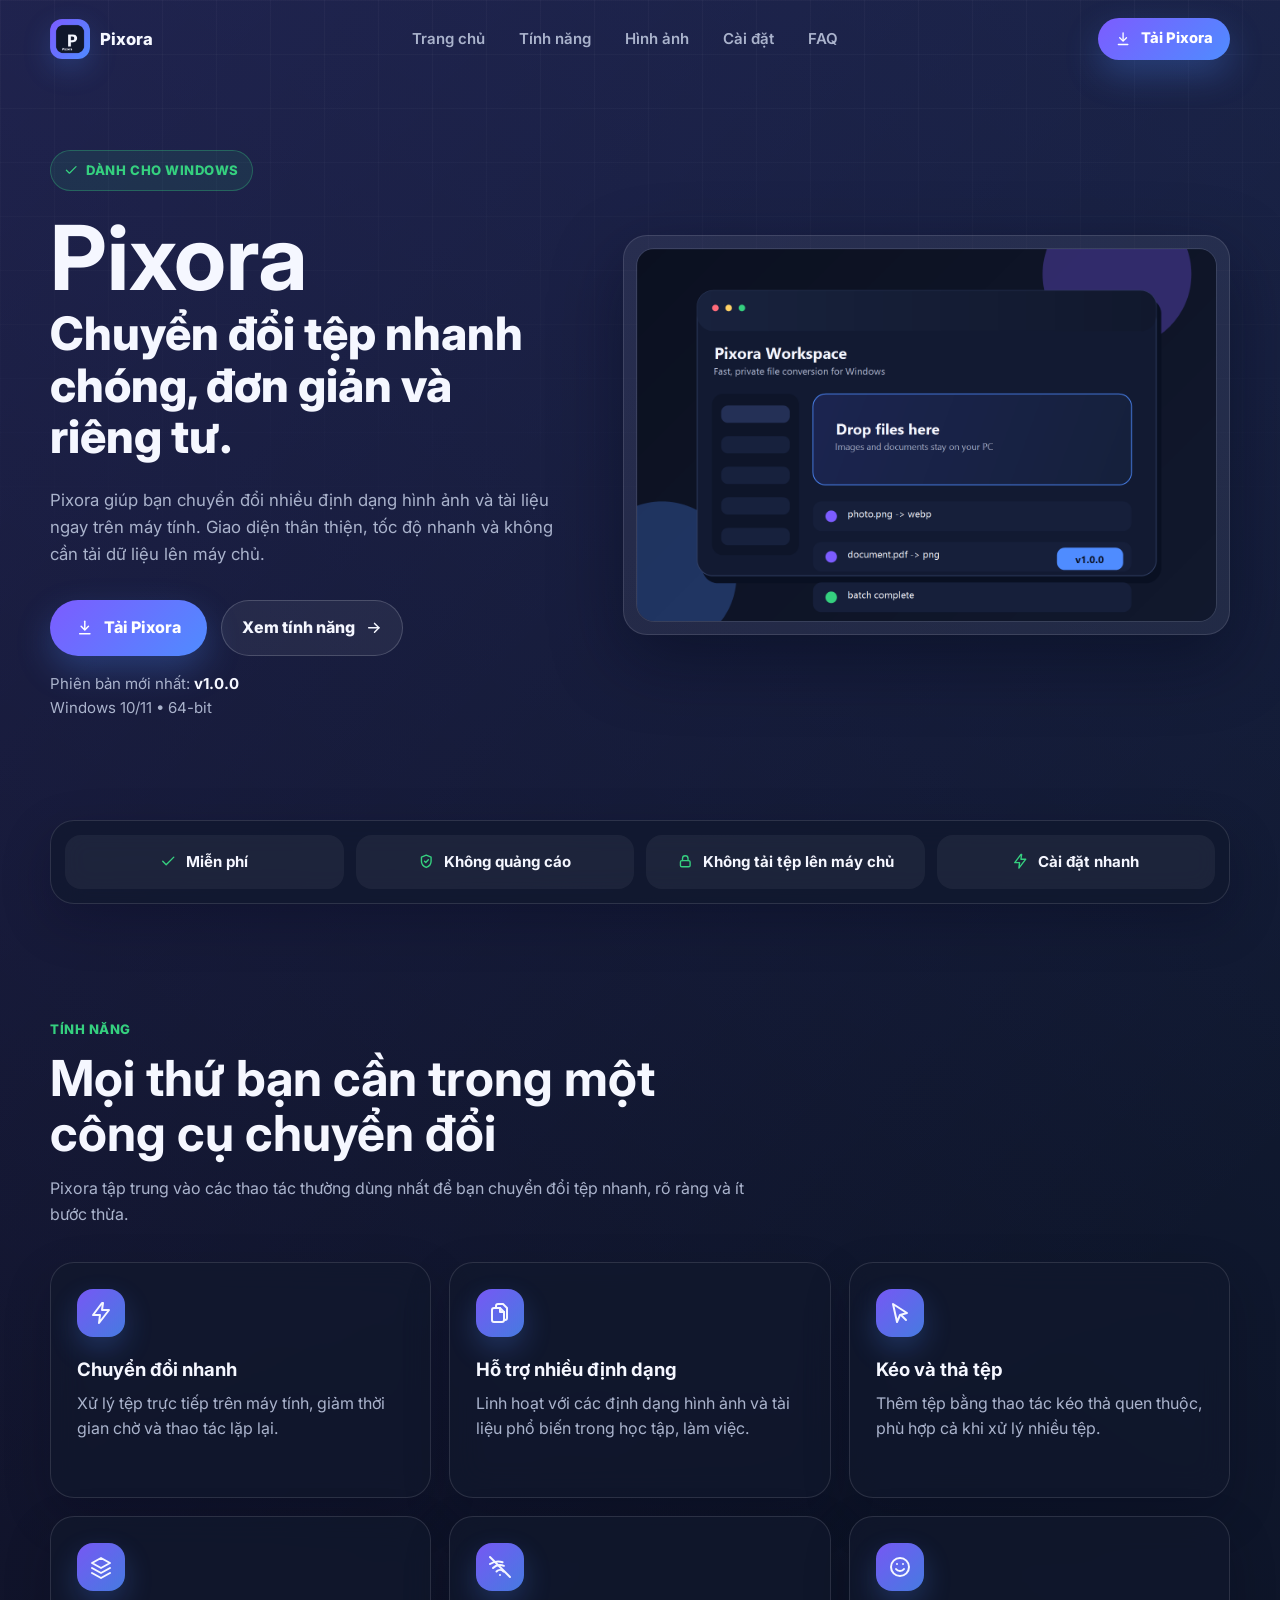
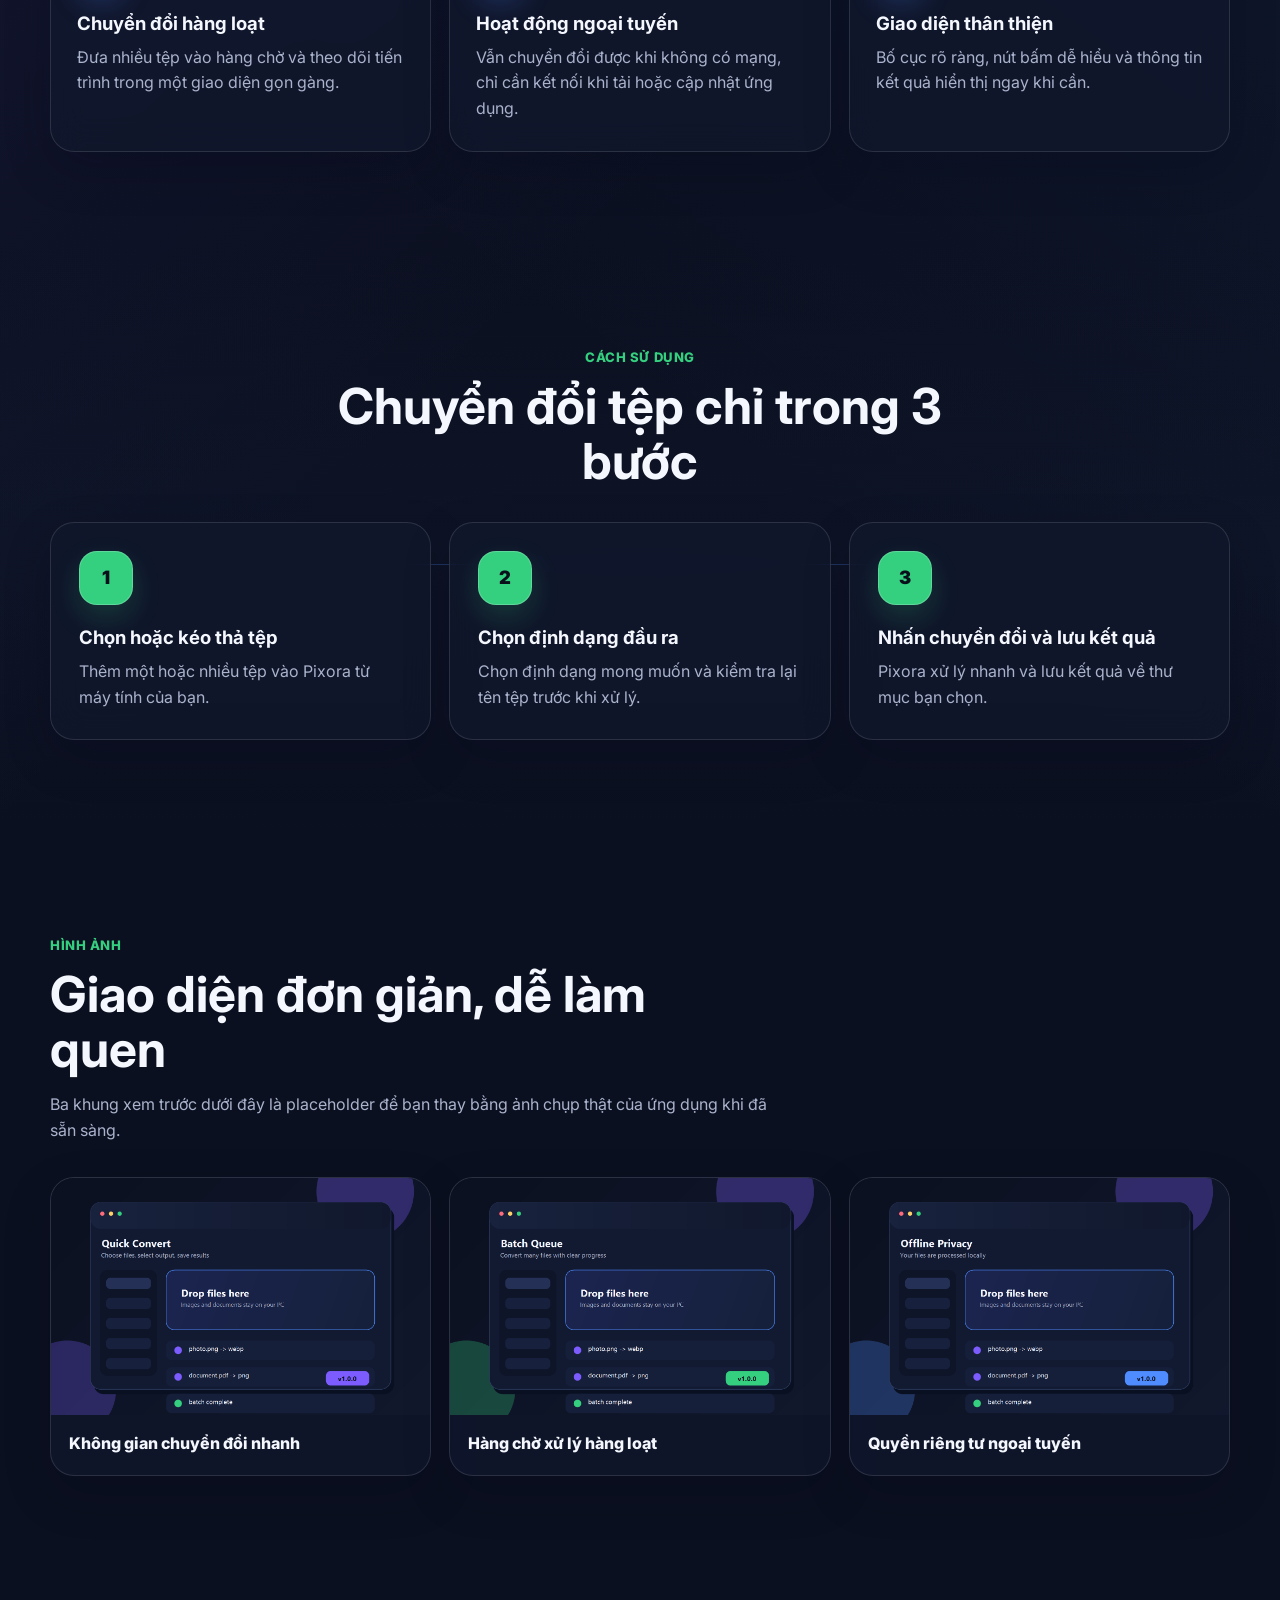
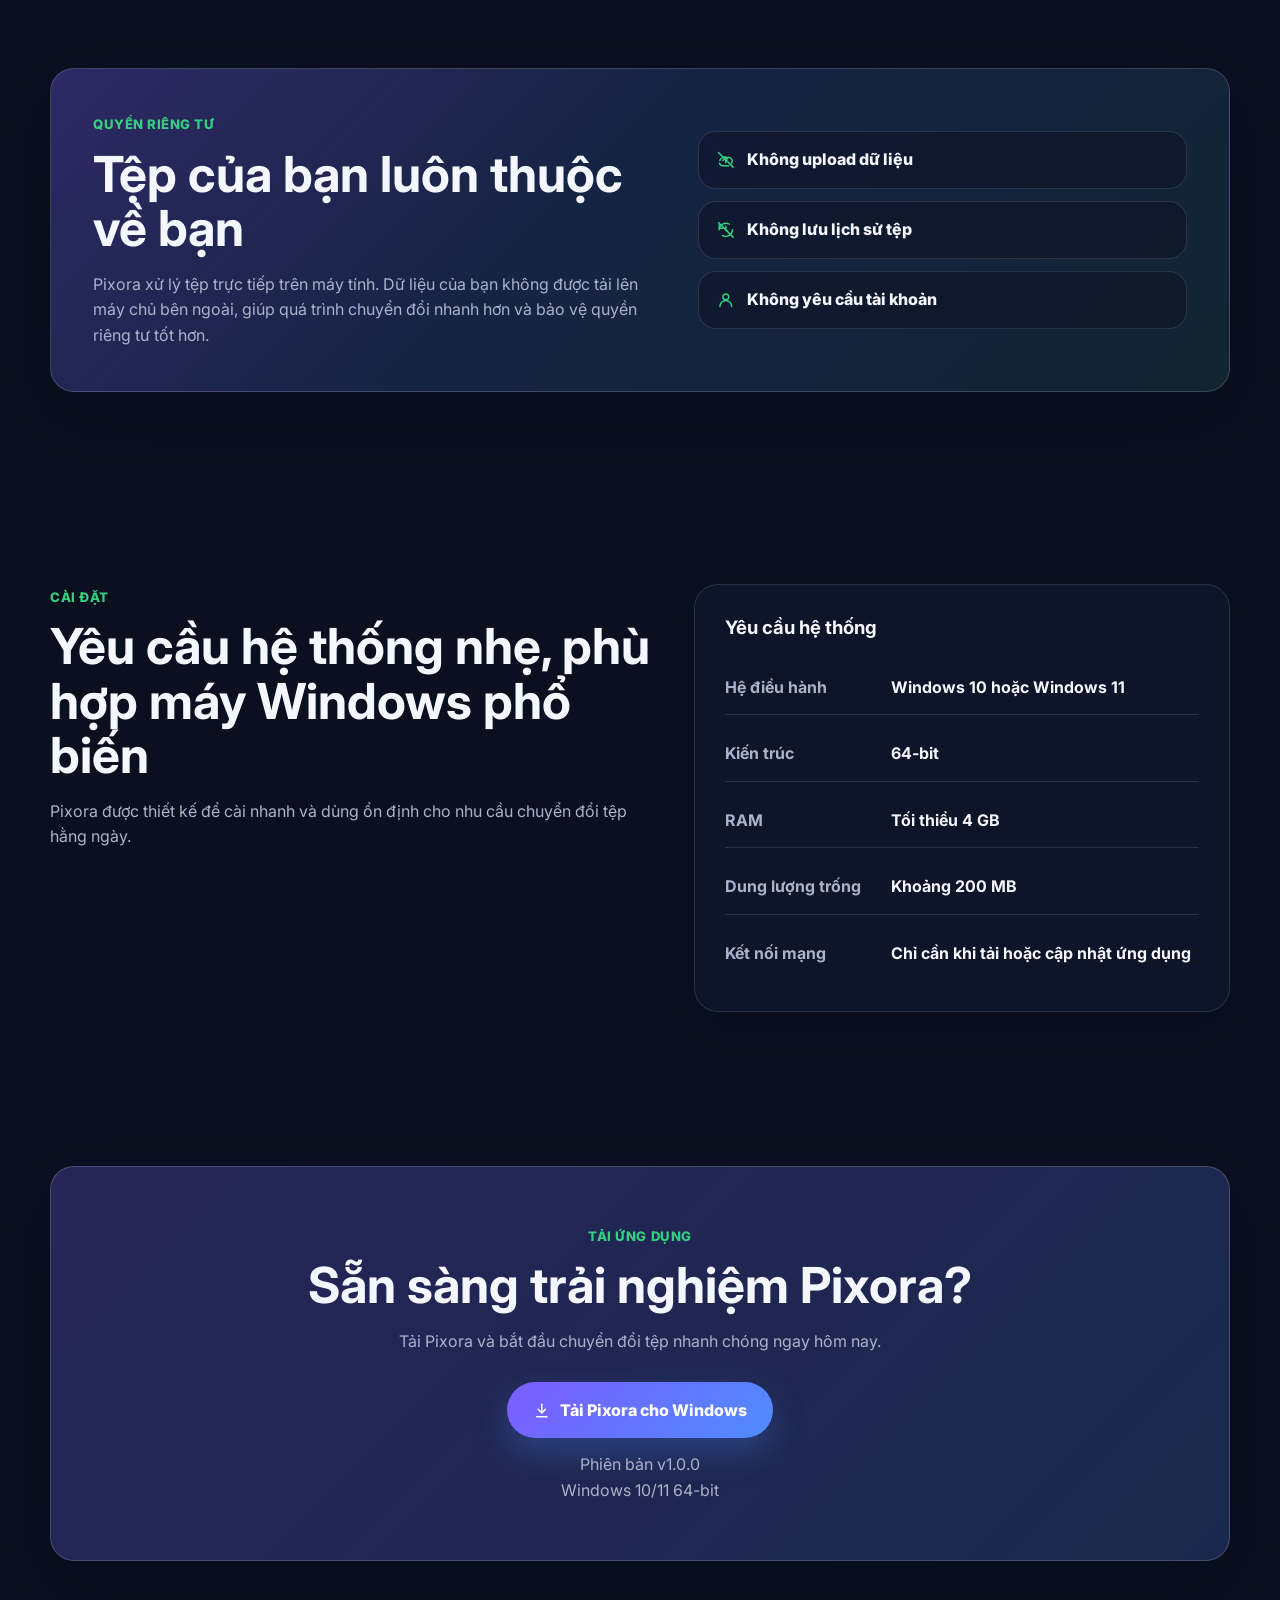
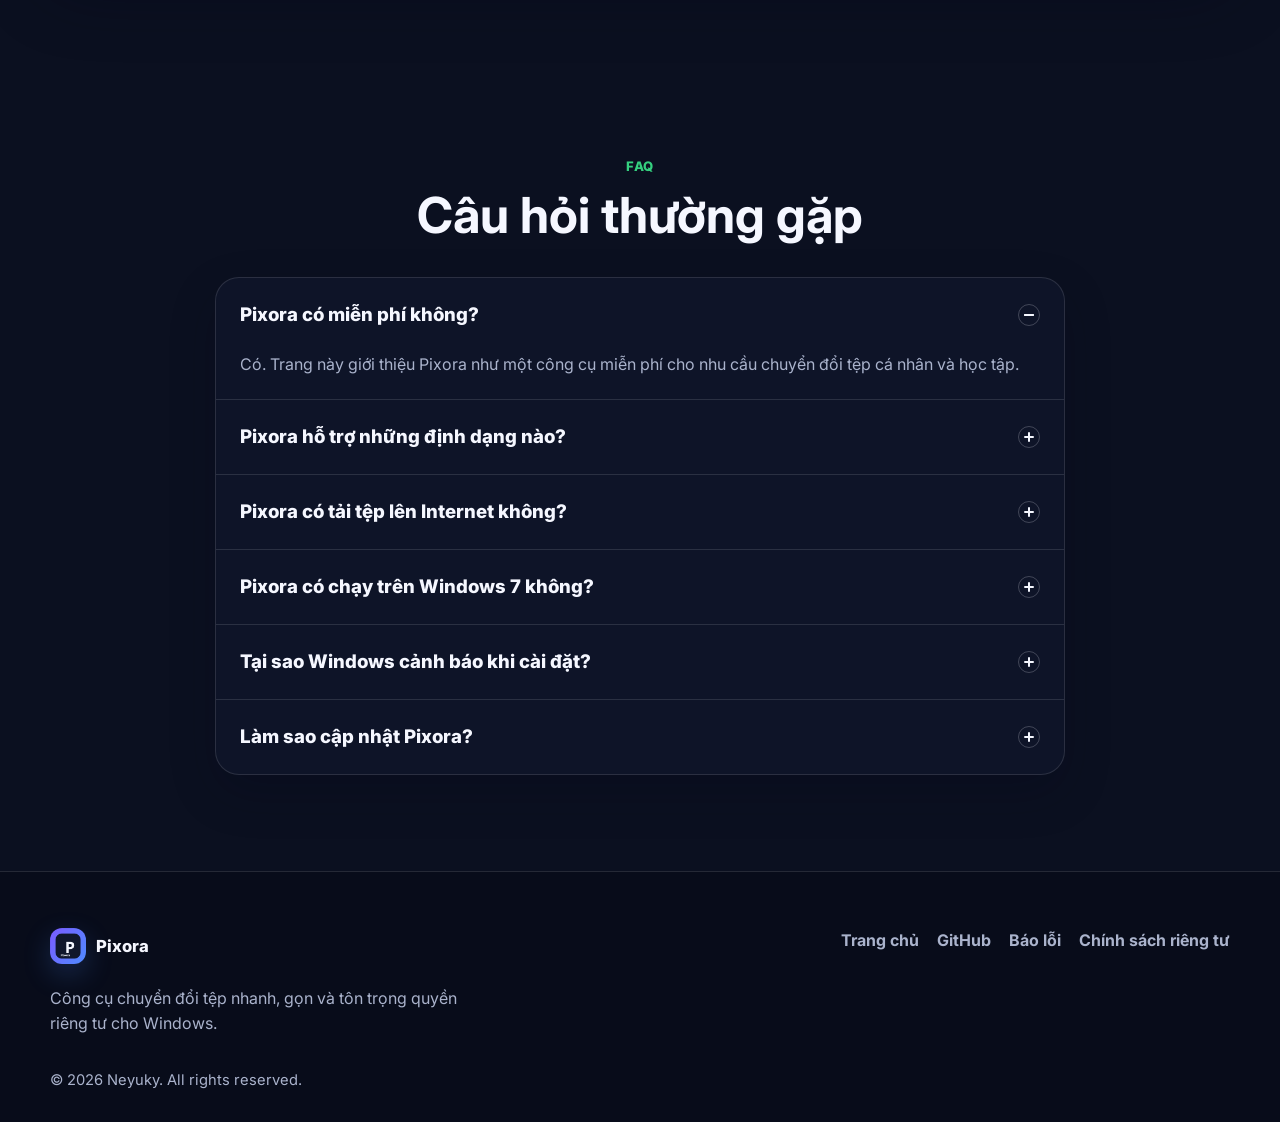
<file: projects/pixora/index.html>
<!DOCTYPE html>
<html lang="vi">
<head>
    <meta charset="UTF-8">
    <meta name="viewport" content="width=device-width, initial-scale=1.0">
    <meta name="description" content="Tải Pixora cho Windows – công cụ chuyển đổi tệp nhanh, đơn giản, hỗ trợ nhiều định dạng và xử lý hoàn toàn trên máy tính.">
    <meta property="og:title" content="Pixora – Chuyển đổi tệp nhanh chóng và riêng tư">
    <meta property="og:description" content="Tải Pixora cho Windows – công cụ chuyển đổi tệp nhanh, đơn giản, hỗ trợ nhiều định dạng và xử lý hoàn toàn trên máy tính.">
    <meta property="og:type" content="website">
    <meta property="og:image" content="assets/app-preview.png">
    <meta name="theme-color" content="#0B1020">
    <title>Pixora – Chuyển đổi tệp nhanh chóng và riêng tư</title>
    <link rel="icon" type="image/png" href="assets/pixora-logo.png">
    <link rel="preconnect" href="https://fonts.googleapis.com">
    <link rel="preconnect" href="https://fonts.gstatic.com" crossorigin>
    <link href="https://fonts.googleapis.com/css2?family=Inter:wght@400;500;600;700;800&display=swap" rel="stylesheet">
    <link rel="stylesheet" href="style.css">
</head>
<body>
    <a class="skip-link" href="#main">Bỏ qua điều hướng</a>

    <svg class="icon-sprite" aria-hidden="true" focusable="false">
        <symbol id="icon-download" viewBox="0 0 24 24">
            <path d="M12 3v11"></path>
            <path d="m7 10 5 5 5-5"></path>
            <path d="M5 20h14"></path>
        </symbol>
        <symbol id="icon-arrow-right" viewBox="0 0 24 24">
            <path d="M5 12h14"></path>
            <path d="m13 6 6 6-6 6"></path>
        </symbol>
        <symbol id="icon-arrow-up" viewBox="0 0 24 24">
            <path d="M12 20V4"></path>
            <path d="m6 10 6-6 6 6"></path>
        </symbol>
        <symbol id="icon-check" viewBox="0 0 24 24">
            <path d="M20 6 9 17l-5-5"></path>
        </symbol>
        <symbol id="icon-shield" viewBox="0 0 24 24">
            <path d="M12 3 5 6v6c0 4.2 2.8 7.4 7 9 4.2-1.6 7-4.8 7-9V6l-7-3Z"></path>
            <path d="m9.5 12 1.8 1.8 3.7-4"></path>
        </symbol>
        <symbol id="icon-zap" viewBox="0 0 24 24">
            <path d="M13 2 4 14h7l-1 8 10-13h-7l1-7Z"></path>
        </symbol>
        <symbol id="icon-files" viewBox="0 0 24 24">
            <path d="M8 7V5a2 2 0 0 1 2-2h5l4 4v10a2 2 0 0 1-2 2h-1"></path>
            <path d="M6 7h6l4 4v8a2 2 0 0 1-2 2H6a2 2 0 0 1-2-2V9a2 2 0 0 1 2-2Z"></path>
            <path d="M12 7v4h4"></path>
        </symbol>
        <symbol id="icon-pointer" viewBox="0 0 24 24">
            <path d="m5 3 14 9-7 2-3 7L5 3Z"></path>
            <path d="m13 14 5 5"></path>
        </symbol>
        <symbol id="icon-layers" viewBox="0 0 24 24">
            <path d="m12 3 9 5-9 5-9-5 9-5Z"></path>
            <path d="m3 13 9 5 9-5"></path>
            <path d="m3 18 9 5 9-5"></path>
        </symbol>
        <symbol id="icon-wifi-off" viewBox="0 0 24 24">
            <path d="m2 2 20 20"></path>
            <path d="M8.5 16.5a5 5 0 0 1 7 0"></path>
            <path d="M5 13a10 10 0 0 1 7-3c1.4 0 2.7.3 3.9.8"></path>
            <path d="M2 9a15 15 0 0 1 12.6-1.8"></path>
            <path d="M12 20h.01"></path>
        </symbol>
        <symbol id="icon-smile" viewBox="0 0 24 24">
            <circle cx="12" cy="12" r="9"></circle>
            <path d="M8 14s1.4 2 4 2 4-2 4-2"></path>
            <path d="M9 9h.01"></path>
            <path d="M15 9h.01"></path>
        </symbol>
        <symbol id="icon-lock" viewBox="0 0 24 24">
            <rect x="5" y="11" width="14" height="9" rx="2"></rect>
            <path d="M8 11V8a4 4 0 0 1 8 0v3"></path>
        </symbol>
        <symbol id="icon-upload-off" viewBox="0 0 24 24">
            <path d="m2 2 20 20"></path>
            <path d="M12 16V9"></path>
            <path d="m8 13 4-4 2 2"></path>
            <path d="M20 16.6A5 5 0 0 0 15 9h-1.3A7 7 0 0 0 3.8 13"></path>
            <path d="M16 20H8a5 5 0 0 1-4.7-3.3"></path>
        </symbol>
        <symbol id="icon-history-off" viewBox="0 0 24 24">
            <path d="m2 2 20 20"></path>
            <path d="M3 12a9 9 0 0 1 13.8-7.6"></path>
            <path d="M21 12a9 9 0 0 1-13.4 7.8"></path>
            <path d="M3 5v5h5"></path>
            <path d="M12 7v5l2 2"></path>
        </symbol>
        <symbol id="icon-user" viewBox="0 0 24 24">
            <path d="M20 21a8 8 0 0 0-16 0"></path>
            <circle cx="12" cy="8" r="4"></circle>
        </symbol>
    </svg>

    <header class="site-header" id="site-header">
        <nav class="nav-wrap" aria-label="Điều hướng Pixora">
            <a class="brand" href="#home" aria-label="Về đầu trang Pixora">
                <img src="assets/pixora-logo.png" alt="" width="40" height="40">
                <span>Pixora</span>
            </a>

            <button class="menu-toggle" id="menu-toggle" type="button" aria-label="Mở menu" aria-controls="primary-menu" aria-expanded="false">
                <span></span>
                <span></span>
                <span></span>
            </button>

            <ul class="nav-menu" id="primary-menu">
                <li><a href="#home" class="nav-link">Trang chủ</a></li>
                <li><a href="#features" class="nav-link">Tính năng</a></li>
                <li><a href="#screenshots" class="nav-link">Hình ảnh</a></li>
                <li><a href="#install" class="nav-link">Cài đặt</a></li>
                <li><a href="#faq" class="nav-link">FAQ</a></li>
            </ul>

                <a href="https://drive.google.com/file/d/1HHq1Ew5SbBB3DjZ8lq-8zNjLv8DW-Qyx/view?usp=drive_link" target="_blank" rel="noopener noreferrer" class="download-btn header-cta" aria-label="Tải Pixora cho Windows">
                    <svg class="icon"><use href="#icon-download"></use></svg>
                Tải Pixora
            </a>
        </nav>
    </header>

    <main id="main">
        <section class="hero section" id="home">
            <div class="container hero-grid">
                <div class="hero-copy reveal">
                    <span class="badge">
                        <svg class="icon"><use href="#icon-check"></use></svg>
                        Dành cho Windows
                    </span>
                    <h1>Pixora</h1>
                    <p class="hero-title">Chuyển đổi tệp nhanh chóng, đơn giản và riêng tư.</p>
                    <p class="hero-description">
                        Pixora giúp bạn chuyển đổi nhiều định dạng hình ảnh và tài liệu ngay trên máy tính.
                        Giao diện thân thiện, tốc độ nhanh và không cần tải dữ liệu lên máy chủ.
                    </p>
                    <div class="hero-actions">
                        <a href="https://drive.google.com/file/d/1HHq1Ew5SbBB3DjZ8lq-8zNjLv8DW-Qyx/view?usp=drive_link" target="_blank" rel="noopener noreferrer" class="download-btn primary-download">
                            <svg class="icon"><use href="#icon-download"></use></svg>
                            Tải Pixora
                        </a>
                        <a href="#features" class="secondary-btn">
                            Xem tính năng
                            <svg class="icon"><use href="#icon-arrow-right"></use></svg>
                        </a>
                    </div>
                    <p class="release-note">
                        Phiên bản mới nhất: <strong>v1.0.0</strong><br>
                        Windows 10/11 • 64-bit
                    </p>
                </div>

                <figure class="hero-mockup reveal">
                    <div class="mockup-shell" aria-hidden="true">
                        <img src="assets/app-preview.png" alt="">
                    </div>
                    <figcaption class="sr-only">Mockup giao diện ứng dụng Pixora trên Windows.</figcaption>
                </figure>
            </div>
        </section>

        <section class="trust-bar" aria-label="Lý do nên chọn Pixora">
            <div class="container trust-grid reveal">
                <div class="trust-item">
                    <svg class="icon"><use href="#icon-check"></use></svg>
                    <span>Miễn phí</span>
                </div>
                <div class="trust-item">
                    <svg class="icon"><use href="#icon-shield"></use></svg>
                    <span>Không quảng cáo</span>
                </div>
                <div class="trust-item">
                    <svg class="icon"><use href="#icon-lock"></use></svg>
                    <span>Không tải tệp lên máy chủ</span>
                </div>
                <div class="trust-item">
                    <svg class="icon"><use href="#icon-zap"></use></svg>
                    <span>Cài đặt nhanh</span>
                </div>
            </div>
        </section>

        <section class="section" id="features">
            <div class="container">
                <div class="section-heading reveal">
                    <span class="eyebrow">Tính năng</span>
                    <h2>Mọi thứ bạn cần trong một công cụ chuyển đổi</h2>
                    <p>Pixora tập trung vào các thao tác thường dùng nhất để bạn chuyển đổi tệp nhanh, rõ ràng và ít bước thừa.</p>
                </div>

                <div class="feature-grid">
                    <article class="feature-card reveal">
                        <span class="feature-icon"><svg class="icon"><use href="#icon-zap"></use></svg></span>
                        <h3>Chuyển đổi nhanh</h3>
                        <p>Xử lý tệp trực tiếp trên máy tính, giảm thời gian chờ và thao tác lặp lại.</p>
                    </article>
                    <article class="feature-card reveal">
                        <span class="feature-icon"><svg class="icon"><use href="#icon-files"></use></svg></span>
                        <h3>Hỗ trợ nhiều định dạng</h3>
                        <p>Linh hoạt với các định dạng hình ảnh và tài liệu phổ biến trong học tập, làm việc.</p>
                    </article>
                    <article class="feature-card reveal">
                        <span class="feature-icon"><svg class="icon"><use href="#icon-pointer"></use></svg></span>
                        <h3>Kéo và thả tệp</h3>
                        <p>Thêm tệp bằng thao tác kéo thả quen thuộc, phù hợp cả khi xử lý nhiều tệp.</p>
                    </article>
                    <article class="feature-card reveal">
                        <span class="feature-icon"><svg class="icon"><use href="#icon-layers"></use></svg></span>
                        <h3>Chuyển đổi hàng loạt</h3>
                        <p>Đưa nhiều tệp vào hàng chờ và theo dõi tiến trình trong một giao diện gọn gàng.</p>
                    </article>
                    <article class="feature-card reveal">
                        <span class="feature-icon"><svg class="icon"><use href="#icon-wifi-off"></use></svg></span>
                        <h3>Hoạt động ngoại tuyến</h3>
                        <p>Vẫn chuyển đổi được khi không có mạng, chỉ cần kết nối khi tải hoặc cập nhật ứng dụng.</p>
                    </article>
                    <article class="feature-card reveal">
                        <span class="feature-icon"><svg class="icon"><use href="#icon-smile"></use></svg></span>
                        <h3>Giao diện thân thiện</h3>
                        <p>Bố cục rõ ràng, nút bấm dễ hiểu và thông tin kết quả hiển thị ngay khi cần.</p>
                    </article>
                </div>
            </div>
        </section>

        <section class="section steps-section" id="how-to">
            <div class="container">
                <div class="section-heading centered reveal">
                    <span class="eyebrow">Cách sử dụng</span>
                    <h2>Chuyển đổi tệp chỉ trong 3 bước</h2>
                </div>

                <ol class="steps-list">
                    <li class="step-card reveal">
                        <span class="step-number">1</span>
                        <h3>Chọn hoặc kéo thả tệp</h3>
                        <p>Thêm một hoặc nhiều tệp vào Pixora từ máy tính của bạn.</p>
                    </li>
                    <li class="step-card reveal">
                        <span class="step-number">2</span>
                        <h3>Chọn định dạng đầu ra</h3>
                        <p>Chọn định dạng mong muốn và kiểm tra lại tên tệp trước khi xử lý.</p>
                    </li>
                    <li class="step-card reveal">
                        <span class="step-number">3</span>
                        <h3>Nhấn chuyển đổi và lưu kết quả</h3>
                        <p>Pixora xử lý nhanh và lưu kết quả về thư mục bạn chọn.</p>
                    </li>
                </ol>
            </div>
        </section>

        <section class="section" id="screenshots">
            <div class="container">
                <div class="section-heading reveal">
                    <span class="eyebrow">Hình ảnh</span>
                    <h2>Giao diện đơn giản, dễ làm quen</h2>
                    <p>Ba khung xem trước dưới đây là placeholder để bạn thay bằng ảnh chụp thật của ứng dụng khi đã sẵn sàng.</p>
                </div>

                <div class="screenshot-grid">
                    <button class="screenshot-card reveal" type="button" data-modal-image="assets/screenshot-1.png" data-modal-alt="Ảnh giao diện chuyển đổi nhanh của Pixora" data-modal-title="Không gian chuyển đổi nhanh">
                        <img src="assets/screenshot-1.png" alt="Ảnh giao diện chuyển đổi nhanh của Pixora">
                        <span>Không gian chuyển đổi nhanh</span>
                    </button>
                    <button class="screenshot-card reveal" type="button" data-modal-image="assets/screenshot-2.png" data-modal-alt="Ảnh hàng chờ chuyển đổi hàng loạt của Pixora" data-modal-title="Hàng chờ xử lý hàng loạt">
                        <img src="assets/screenshot-2.png" alt="Ảnh hàng chờ chuyển đổi hàng loạt của Pixora">
                        <span>Hàng chờ xử lý hàng loạt</span>
                    </button>
                    <button class="screenshot-card reveal" type="button" data-modal-image="assets/screenshot-3.png" data-modal-alt="Ảnh giao diện quyền riêng tư ngoại tuyến của Pixora" data-modal-title="Quyền riêng tư ngoại tuyến">
                        <img src="assets/screenshot-3.png" alt="Ảnh giao diện quyền riêng tư ngoại tuyến của Pixora">
                        <span>Quyền riêng tư ngoại tuyến</span>
                    </button>
                </div>
            </div>
        </section>

        <section class="section privacy-section" id="privacy">
            <div class="container privacy-panel reveal">
                <div>
                    <span class="eyebrow">Quyền riêng tư</span>
                    <h2>Tệp của bạn luôn thuộc về bạn</h2>
                    <p>
                        Pixora xử lý tệp trực tiếp trên máy tính. Dữ liệu của bạn không được tải lên máy chủ bên ngoài,
                        giúp quá trình chuyển đổi nhanh hơn và bảo vệ quyền riêng tư tốt hơn.
                    </p>
                </div>
                <ul class="privacy-list" aria-label="Cam kết quyền riêng tư">
                    <li>
                        <svg class="icon"><use href="#icon-upload-off"></use></svg>
                        Không upload dữ liệu
                    </li>
                    <li>
                        <svg class="icon"><use href="#icon-history-off"></use></svg>
                        Không lưu lịch sử tệp
                    </li>
                    <li>
                        <svg class="icon"><use href="#icon-user"></use></svg>
                        Không yêu cầu tài khoản
                    </li>
                </ul>
            </div>
        </section>

        <section class="section" id="install">
            <div class="container install-grid">
                <div class="section-heading reveal">
                    <span class="eyebrow">Cài đặt</span>
                    <h2>Yêu cầu hệ thống nhẹ, phù hợp máy Windows phổ biến</h2>
                    <p>Pixora được thiết kế để cài nhanh và dùng ổn định cho nhu cầu chuyển đổi tệp hằng ngày.</p>
                </div>

                <article class="system-card reveal">
                    <h3>Yêu cầu hệ thống</h3>
                    <dl class="system-list">
                        <div>
                            <dt>Hệ điều hành</dt>
                            <dd>Windows 10 hoặc Windows 11</dd>
                        </div>
                        <div>
                            <dt>Kiến trúc</dt>
                            <dd>64-bit</dd>
                        </div>
                        <div>
                            <dt>RAM</dt>
                            <dd>Tối thiểu 4 GB</dd>
                        </div>
                        <div>
                            <dt>Dung lượng trống</dt>
                            <dd>Khoảng 200 MB</dd>
                        </div>
                        <div>
                            <dt>Kết nối mạng</dt>
                            <dd>Chỉ cần khi tải hoặc cập nhật ứng dụng</dd>
                        </div>
                    </dl>
                </article>
            </div>
        </section>

        <section class="section cta-section" id="download">
            <div class="container cta-panel reveal">
                <span class="eyebrow">Tải ứng dụng</span>
                <h2>Sẵn sàng trải nghiệm Pixora?</h2>
                <p>Tải Pixora và bắt đầu chuyển đổi tệp nhanh chóng ngay hôm nay.</p>
                    <a href="https://drive.google.com/file/d/1HHq1Ew5SbBB3DjZ8lq-8zNjLv8DW-Qyx/view?usp=drive_link" target="_blank" rel="noopener noreferrer" class="download-btn cta-download">
                        <svg class="icon"><use href="#icon-download"></use></svg>
                    Tải Pixora cho Windows
                </a>
                <p class="release-note">Phiên bản v1.0.0<br>Windows 10/11 64-bit</p>
            </div>
        </section>

        <section class="section faq-section" id="faq">
            <div class="container">
                <div class="section-heading centered reveal">
                    <span class="eyebrow">FAQ</span>
                    <h2>Câu hỏi thường gặp</h2>
                </div>

                <div class="faq-list reveal" data-accordion>
                    <article class="faq-item is-open">
                        <h3>
                            <button class="faq-question" type="button" aria-expanded="true" aria-controls="faq-answer-1" id="faq-question-1">
                                Pixora có miễn phí không?
                                <span class="faq-toggle-icon" aria-hidden="true"></span>
                            </button>
                        </h3>
                        <div class="faq-answer" id="faq-answer-1" role="region" aria-labelledby="faq-question-1">
                            <div>
                                <p>Có. Trang này giới thiệu Pixora như một công cụ miễn phí cho nhu cầu chuyển đổi tệp cá nhân và học tập.</p>
                            </div>
                        </div>
                    </article>

                    <article class="faq-item">
                        <h3>
                            <button class="faq-question" type="button" aria-expanded="false" aria-controls="faq-answer-2" id="faq-question-2">
                                Pixora hỗ trợ những định dạng nào?
                                <span class="faq-toggle-icon" aria-hidden="true"></span>
                            </button>
                        </h3>
                        <div class="faq-answer" id="faq-answer-2" role="region" aria-labelledby="faq-question-2">
                            <div>
                                <p>Pixora hướng đến các định dạng hình ảnh và tài liệu phổ biến. Bạn có thể cập nhật danh sách định dạng chính xác theo phiên bản phát hành thực tế.</p>
                            </div>
                        </div>
                    </article>

                    <article class="faq-item">
                        <h3>
                            <button class="faq-question" type="button" aria-expanded="false" aria-controls="faq-answer-3" id="faq-question-3">
                                Pixora có tải tệp lên Internet không?
                                <span class="faq-toggle-icon" aria-hidden="true"></span>
                            </button>
                        </h3>
                        <div class="faq-answer" id="faq-answer-3" role="region" aria-labelledby="faq-question-3">
                            <div>
                                <p>Không. Pixora xử lý tệp trực tiếp trên máy tính, không tải dữ liệu của bạn lên máy chủ bên ngoài trong quá trình chuyển đổi.</p>
                            </div>
                        </div>
                    </article>

                    <article class="faq-item">
                        <h3>
                            <button class="faq-question" type="button" aria-expanded="false" aria-controls="faq-answer-4" id="faq-question-4">
                                Pixora có chạy trên Windows 7 không?
                                <span class="faq-toggle-icon" aria-hidden="true"></span>
                            </button>
                        </h3>
                        <div class="faq-answer" id="faq-answer-4" role="region" aria-labelledby="faq-question-4">
                            <div>
                                <p>Không khuyến nghị. Trang này công bố yêu cầu hệ thống là Windows 10 hoặc Windows 11, kiến trúc 64-bit.</p>
                            </div>
                        </div>
                    </article>

                    <article class="faq-item">
                        <h3>
                            <button class="faq-question" type="button" aria-expanded="false" aria-controls="faq-answer-5" id="faq-question-5">
                                Tại sao Windows cảnh báo khi cài đặt?
                                <span class="faq-toggle-icon" aria-hidden="true"></span>
                            </button>
                        </h3>
                        <div class="faq-answer" id="faq-answer-5" role="region" aria-labelledby="faq-question-5">
                            <div>
                                <p>Windows có thể hiển thị cảnh báo với ứng dụng mới chưa có chứng thư ký số. Chỉ tải Pixora từ trang chính thức hoặc GitHub Releases chính thức.</p>
                            </div>
                        </div>
                    </article>

                    <article class="faq-item">
                        <h3>
                            <button class="faq-question" type="button" aria-expanded="false" aria-controls="faq-answer-6" id="faq-question-6">
                                Làm sao cập nhật Pixora?
                                <span class="faq-toggle-icon" aria-hidden="true"></span>
                            </button>
                        </h3>
                        <div class="faq-answer" id="faq-answer-6" role="region" aria-labelledby="faq-question-6">
                            <div>
                                <p>Khi có bản mới, hãy tải lại bộ cài từ nguồn chính thức. Nếu sau này Pixora có trình cập nhật riêng, nội dung này có thể được cập nhật theo phiên bản đó.</p>
                            </div>
                        </div>
                    </article>
                </div>
            </div>
        </section>
    </main>

    <footer class="footer">
        <div class="container footer-grid">
            <div class="footer-brand">
                <a class="brand" href="#home" aria-label="Về đầu trang Pixora">
                    <img src="assets/pixora-logo.png" alt="" width="36" height="36">
                    <span>Pixora</span>
                </a>
                <p>Công cụ chuyển đổi tệp nhanh, gọn và tôn trọng quyền riêng tư cho Windows.</p>
            </div>
            <nav class="footer-links" aria-label="Liên kết cuối trang">
                <a href="#home">Trang chủ</a>
                <a href="#">GitHub</a>
                <a href="#">Báo lỗi</a>
                <a href="#">Chính sách riêng tư</a>
            </nav>
        </div>
        <p class="copyright">© 2026 Neyuky. All rights reserved.</p>
    </footer>

    <div class="image-modal" id="screenshot-modal" role="dialog" aria-modal="true" aria-labelledby="modal-title" aria-hidden="true">
        <div class="modal-backdrop" data-modal-close></div>
        <div class="modal-panel">
            <button class="modal-close" type="button" aria-label="Đóng ảnh" data-modal-close>×</button>
            <img id="modal-image" src="assets/screenshot-1.png" alt="">
            <p id="modal-title"></p>
        </div>
    </div>

    <button class="back-to-top" id="back-to-top" type="button" aria-label="Quay lại đầu trang">
        <svg class="icon"><use href="#icon-arrow-up"></use></svg>
    </button>

    <script src="script.js" defer></script>
</body>
</html>
</file>
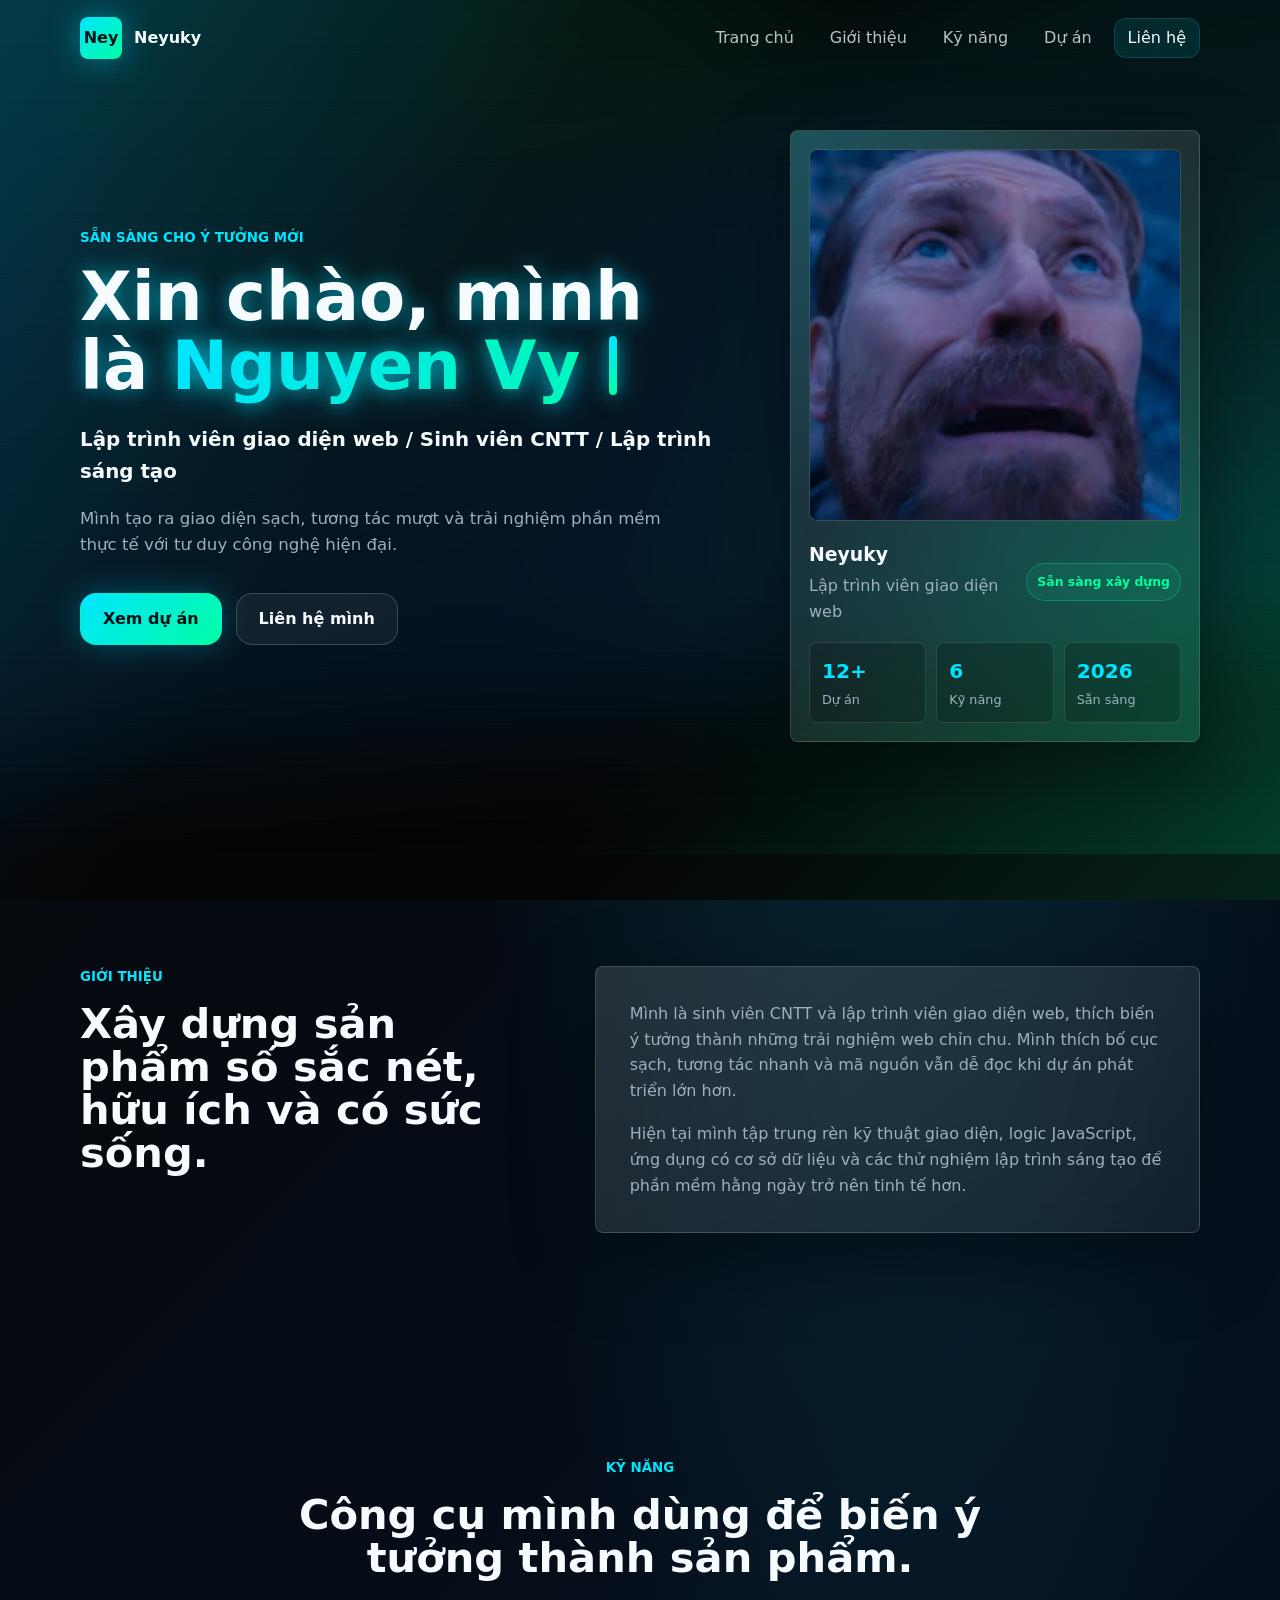
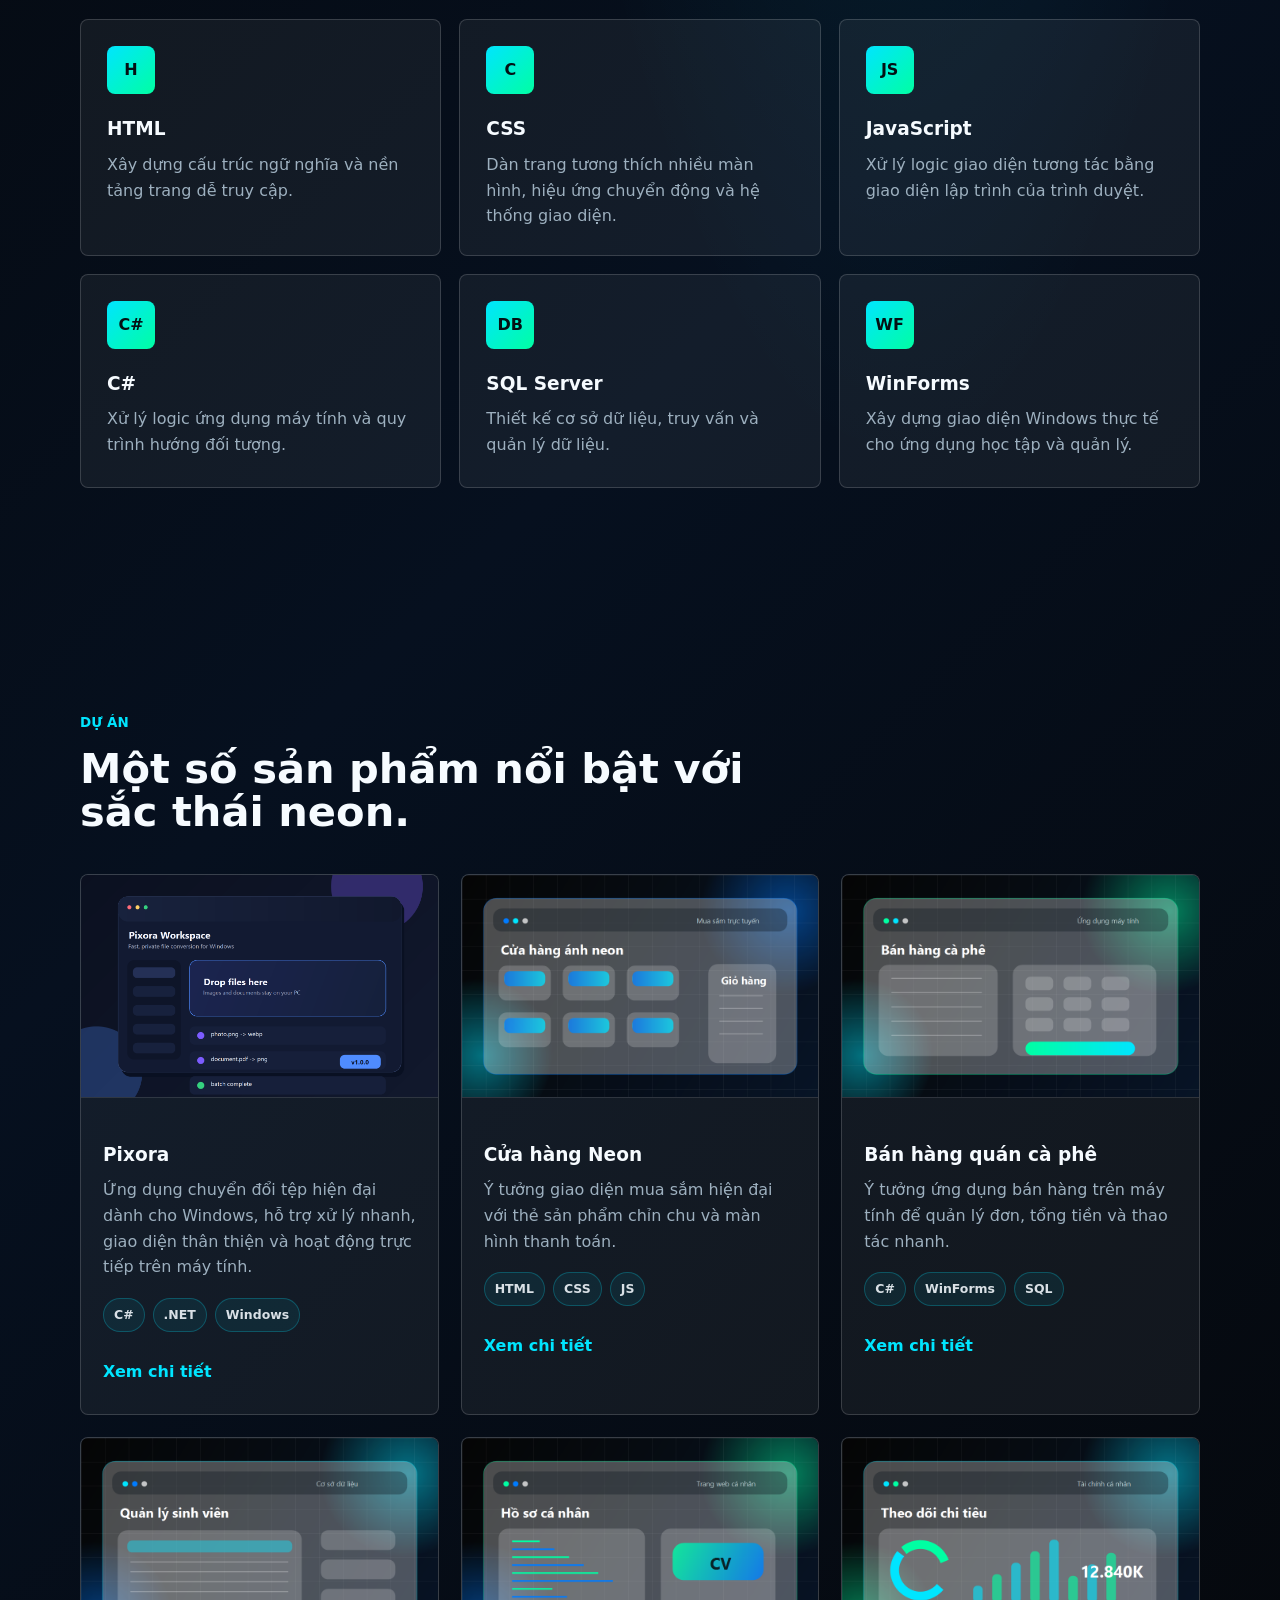
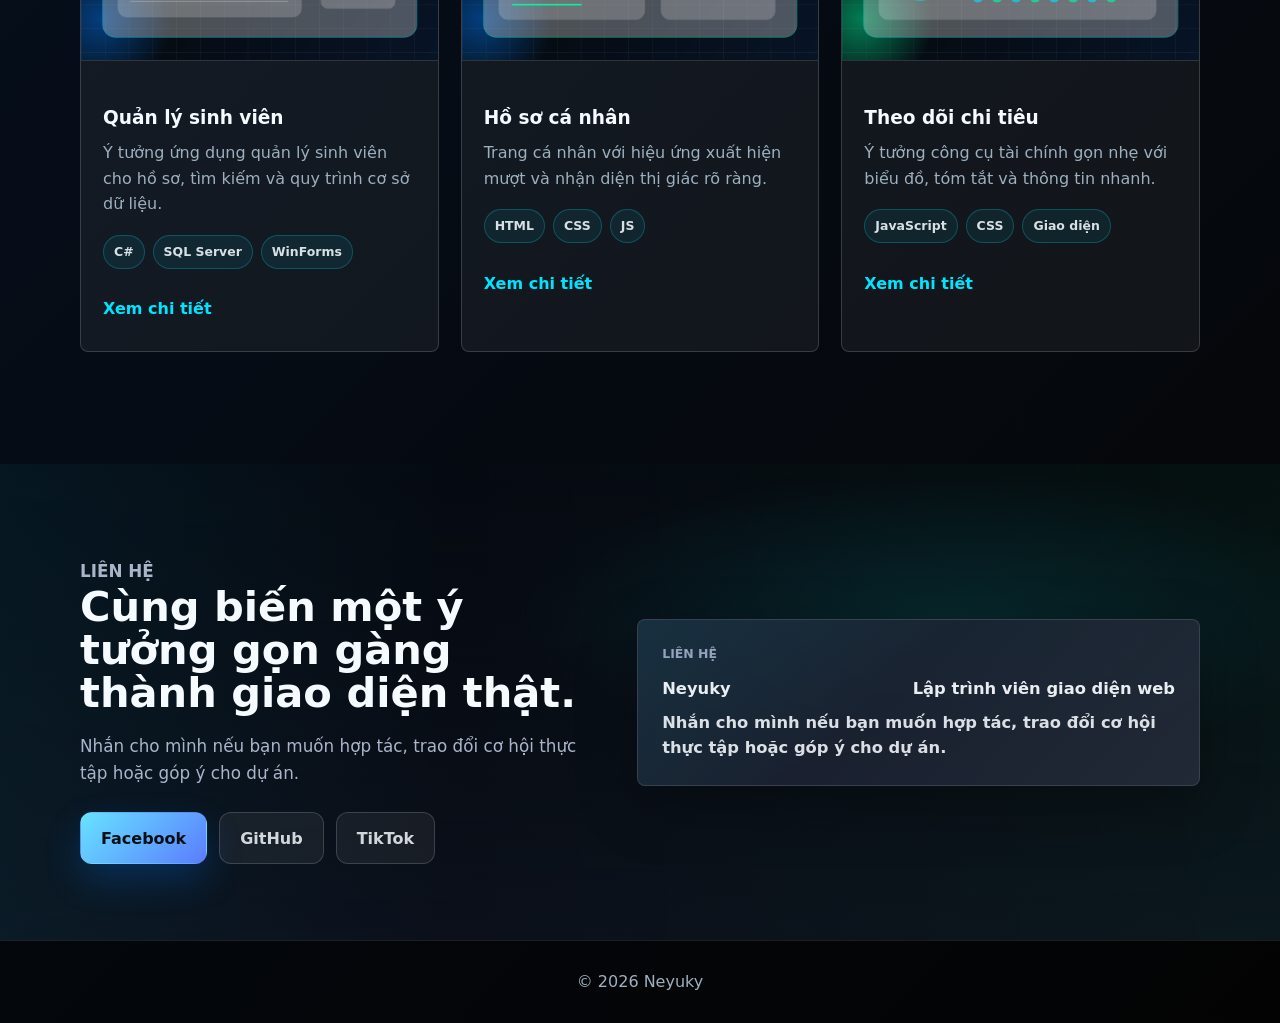
<file: webGioiThieu/Porfolio/index.html>
<!DOCTYPE html>
<html lang="vi">
<head>
    <meta charset="UTF-8">
    <meta name="viewport" content="width=device-width, initial-scale=1.0">
    <meta name="description" content="Hồ sơ cá nhân neon hiện đại của lập trình viên giao diện web, sinh viên CNTT và người thích sáng tạo với mã nguồn.">
    <title>Nguyen Vy | Lập trình viên giao diện web</title>
    <link rel="stylesheet" href="style.css">
</head>
<body>
    <header class="site-header" id="site-header">
        <nav class="navbar" aria-label="Điều hướng chính">
            <a href="#home" class="brand" aria-label="Về trang chủ">
                <span class="brand-mark">Ney</span>
                <span class="brand-name">Neyuky</span>
            </a>

            <button class="menu-toggle" id="menu-toggle" type="button" aria-label="Mở trình đơn" aria-expanded="false">
                <span></span>
                <span></span>
                <span></span>
            </button>

            <ul class="nav-menu" id="nav-menu">
                <li><a class="nav-link active" href="#home">Trang chủ</a></li>
                <li><a class="nav-link" href="#about">Giới thiệu</a></li>
                <li><a class="nav-link" href="#skills">Kỹ năng</a></li>
                <li><a class="nav-link" href="#projects">Dự án</a></li>
                <li><a class="nav-link" href="#contact">Liên hệ</a></li>
            </ul>
        </nav>
    </header>

    <main>
        <section class="hero section" id="home">
            <div class="hero-noise" aria-hidden="true"></div>

            <div class="section-inner hero-grid">
                <div class="hero-content reveal">
                    <p class="eyebrow">Sẵn sàng cho ý tưởng mới</p>
                    <h1 class="hero-title" id="hero-title" aria-label="Xin chào, mình là Nguyen Vy">
                        <span class="typed-text" id="typed-text" aria-hidden="true">Xin chào, mình là <span class="typed-highlight">Nguyen Vy</span></span>
                        <span class="typing-cursor" aria-hidden="true"></span>
                    </h1>
                    <p class="hero-subtitle">Lập trình viên giao diện web / Sinh viên CNTT / Lập trình sáng tạo</p>
                    <p class="hero-copy">
                        Mình tạo ra giao diện sạch, tương tác mượt và trải nghiệm phần mềm thực tế với tư duy công nghệ hiện đại.
                    </p>
                    <div class="hero-actions">
                        <a href="#projects" class="btn btn-primary">Xem dự án</a>
                        <a href="#contact" class="btn btn-ghost">Liên hệ mình</a>
                    </div>
                </div>

                <aside class="profile-card reveal" aria-label="Thẻ hồ sơ cá nhân">
                    <div class="profile-card-glow" aria-hidden="true"></div>
                    <div class="avatar-frame">
                        <img src="assets/profile-avatar.png" alt="Ảnh đại diện lập trình viên phong cách neon">
                    </div>
                    <div class="profile-meta">
                        <div>
                            <p class="profile-name">Neyuky</p>
                            <p class="profile-role">Lập trình viên giao diện web</p>
                        </div>
                        <span class="status-pill">Sẵn sàng xây dựng</span>
                    </div>
                    <div class="profile-stats">
                        <div>
                            <strong>12+</strong>
                            <span>Dự án</span>
                        </div>
                        <div>
                            <strong>6</strong>
                            <span>Kỹ năng</span>
                        </div>
                        <div>
                            <strong>2026</strong>
                            <span>Sẵn sàng</span>
                        </div>
                    </div>
                </aside>
            </div>
        </section>

        <section class="section about" id="about">
            <div class="section-inner split-layout">
                <div class="section-heading reveal">
                    <p class="eyebrow">Giới thiệu</p>
                    <h2>Xây dựng sản phẩm số sắc nét, hữu ích và có sức sống.</h2>
                </div>

                <div class="about-panel reveal">
                    <!-- Sửa đoạn này để cá nhân hóa hồ sơ cá nhân. -->
                    <p>
                        Mình là sinh viên CNTT và lập trình viên giao diện web, thích biến ý tưởng thành những trải nghiệm web chỉn chu.
                        Mình thích bố cục sạch, tương tác nhanh và mã nguồn vẫn dễ đọc khi dự án phát triển lớn hơn.
                    </p>
                    <p>
                        Hiện tại mình tập trung rèn kỹ thuật giao diện, logic JavaScript, ứng dụng có cơ sở dữ liệu và
                        các thử nghiệm lập trình sáng tạo để phần mềm hằng ngày trở nên tinh tế hơn.
                    </p>
                </div>
            </div>
        </section>

        <section class="section skills" id="skills">
            <div class="section-inner">
                <div class="section-heading centered reveal">
                    <p class="eyebrow">Kỹ năng</p>
                    <h2>Công cụ mình dùng để biến ý tưởng thành sản phẩm.</h2>
                </div>

                <div class="skills-grid">
                    <article class="skill-card reveal">
                        <span class="skill-icon">H</span>
                        <h3>HTML</h3>
                        <p>Xây dựng cấu trúc ngữ nghĩa và nền tảng trang dễ truy cập.</p>
                    </article>
                    <article class="skill-card reveal">
                        <span class="skill-icon">C</span>
                        <h3>CSS</h3>
                        <p>Dàn trang tương thích nhiều màn hình, hiệu ứng chuyển động và hệ thống giao diện.</p>
                    </article>
                    <article class="skill-card reveal">
                        <span class="skill-icon">JS</span>
                        <h3>JavaScript</h3>
                        <p>Xử lý logic giao diện tương tác bằng giao diện lập trình của trình duyệt.</p>
                    </article>
                    <article class="skill-card reveal">
                        <span class="skill-icon">C#</span>
                        <h3>C#</h3>
                        <p>Xử lý logic ứng dụng máy tính và quy trình hướng đối tượng.</p>
                    </article>
                    <article class="skill-card reveal">
                        <span class="skill-icon">DB</span>
                        <h3>SQL Server</h3>
                        <p>Thiết kế cơ sở dữ liệu, truy vấn và quản lý dữ liệu.</p>
                    </article>
                    <article class="skill-card reveal">
                        <span class="skill-icon">WF</span>
                        <h3>WinForms</h3>
                        <p>Xây dựng giao diện Windows thực tế cho ứng dụng học tập và quản lý.</p>
                    </article>
                </div>
            </div>
        </section>

        <section class="section projects" id="projects">
            <div class="section-inner">
                <div class="section-heading reveal">
                    <p class="eyebrow">Dự án</p>
                    <h2>Một số sản phẩm nổi bật với sắc thái neon.</h2>
                </div>

                <div class="projects-grid">
                    <!-- Thay ảnh, tên, mô tả và liên kết bằng dự án thật của bạn. -->
                    <article class="project-card reveal">
                        <a class="project-card-overlay" href="projects/pixora/index.html" aria-label="Xem chi tiết dự án Pixora"></a>
                        <img src="projects/pixora/assets/app-preview.png" alt="Ảnh xem trước dự án Pixora">
                        <div class="project-body">
                            <h3>Pixora</h3>
                            <p>Ứng dụng chuyển đổi tệp hiện đại dành cho Windows, hỗ trợ xử lý nhanh, giao diện thân thiện và hoạt động trực tiếp trên máy tính.</p>
                            <div class="tech-stack">
                                <span>C#</span>
                                <span>.NET</span>
                                <span>Windows</span>
                            </div>
                            <a href="projects/pixora/index.html" class="project-link">Xem chi tiết</a>
                        </div>
                    </article>

                    <article class="project-card reveal">
                        <img src="assets/project-shop.png" alt="Ảnh xem trước dự án Cửa hàng Neon">
                        <div class="project-body">
                            <h3>Cửa hàng Neon</h3>
                            <p>Ý tưởng giao diện mua sắm hiện đại với thẻ sản phẩm chỉn chu và màn hình thanh toán.</p>
                            <div class="tech-stack">
                                <span>HTML</span>
                                <span>CSS</span>
                                <span>JS</span>
                            </div>
                            <a href="#" class="project-link">Xem chi tiết</a>
                        </div>
                    </article>

                    <article class="project-card reveal">
                        <img src="assets/project-pos.png" alt="Ảnh xem trước dự án bán hàng quán cà phê">
                        <div class="project-body">
                            <h3>Bán hàng quán cà phê</h3>
                            <p>Ý tưởng ứng dụng bán hàng trên máy tính để quản lý đơn, tổng tiền và thao tác nhanh.</p>
                            <div class="tech-stack">
                                <span>C#</span>
                                <span>WinForms</span>
                                <span>SQL</span>
                            </div>
                            <a href="#" class="project-link">Xem chi tiết</a>
                        </div>
                    </article>

                    <article class="project-card reveal">
                        <img src="assets/project-student.png" alt="Ảnh xem trước dự án Quản lý sinh viên">
                        <div class="project-body">
                            <h3>Quản lý sinh viên</h3>
                            <p>Ý tưởng ứng dụng quản lý sinh viên cho hồ sơ, tìm kiếm và quy trình cơ sở dữ liệu.</p>
                            <div class="tech-stack">
                                <span>C#</span>
                                <span>SQL Server</span>
                                <span>WinForms</span>
                            </div>
                            <a href="#" class="project-link">Xem chi tiết</a>
                        </div>
                    </article>

                    <article class="project-card reveal">
                        <img src="assets/project-portfolio.png" alt="Ảnh xem trước dự án Hồ sơ cá nhân">
                        <div class="project-body">
                            <h3>Hồ sơ cá nhân</h3>
                            <p>Trang cá nhân với hiệu ứng xuất hiện mượt và nhận diện thị giác rõ ràng.</p>
                            <div class="tech-stack">
                                <span>HTML</span>
                                <span>CSS</span>
                                <span>JS</span>
                            </div>
                            <a href="#" class="project-link">Xem chi tiết</a>
                        </div>
                    </article>

                    <article class="project-card reveal">
                        <img src="assets/project-finance.png" alt="Ảnh xem trước dự án Theo dõi chi tiêu">
                        <div class="project-body">
                            <h3>Theo dõi chi tiêu</h3>
                            <p>Ý tưởng công cụ tài chính gọn nhẹ với biểu đồ, tóm tắt và thông tin nhanh.</p>
                            <div class="tech-stack">
                                <span>JavaScript</span>
                                <span>CSS</span>
                                <span>Giao diện</span>
                            </div>
                            <a href="#" class="project-link">Xem chi tiết</a>
                        </div>
                    </article>
                </div>
            </div>
        </section>

        <section class="section contact" id="contact">
            <div class="section-inner contact-grid">
                <div class="contact-copy reveal">
                    <p class="eyebrow">Liên hệ</p>
                    <h2>Cùng biến một ý tưởng gọn gàng thành giao diện thật.</h2>
                    <p>
                        Nhắn cho mình nếu bạn muốn hợp tác, trao đổi cơ hội thực tập hoặc góp ý cho dự án.
                    </p>

                    <div class="social-links" aria-label="Liên kết mạng xã hội">
                        <a href="https://www.facebook.com/to.huynh.vy.nguyen/" target="_blank" rel="noreferrer">Facebook</a>
                        <a href="https://github.com/neyuky" target="_blank" rel="noreferrer">GitHub</a>
                        <a href="https://www.tiktok.com/@eyyakanguyen" target="_blank" rel="noreferrer">TikTok</a>
                    </div>
                </div>

                <aside class="contact-card reveal" aria-label="Tóm tắt liên hệ">
                    <p class="contact-card-label">Liên hệ</p>
                    <div class="contact-card-row">
                        <strong>Neyuky</strong>
                        <span>Lập trình viên giao diện web</span>
                    </div>
                    <p class="contact-card-text">
                        Nhắn cho mình nếu bạn muốn hợp tác, trao đổi cơ hội thực tập hoặc góp ý cho dự án.
                    </p>
                </aside>
            </div>
        </section>
    </main>

    <footer class="footer">
        <p>&copy; 2026 Neyuky</p>
    </footer>

    <script src="script.js"></script>
</body>
</html>
</file>
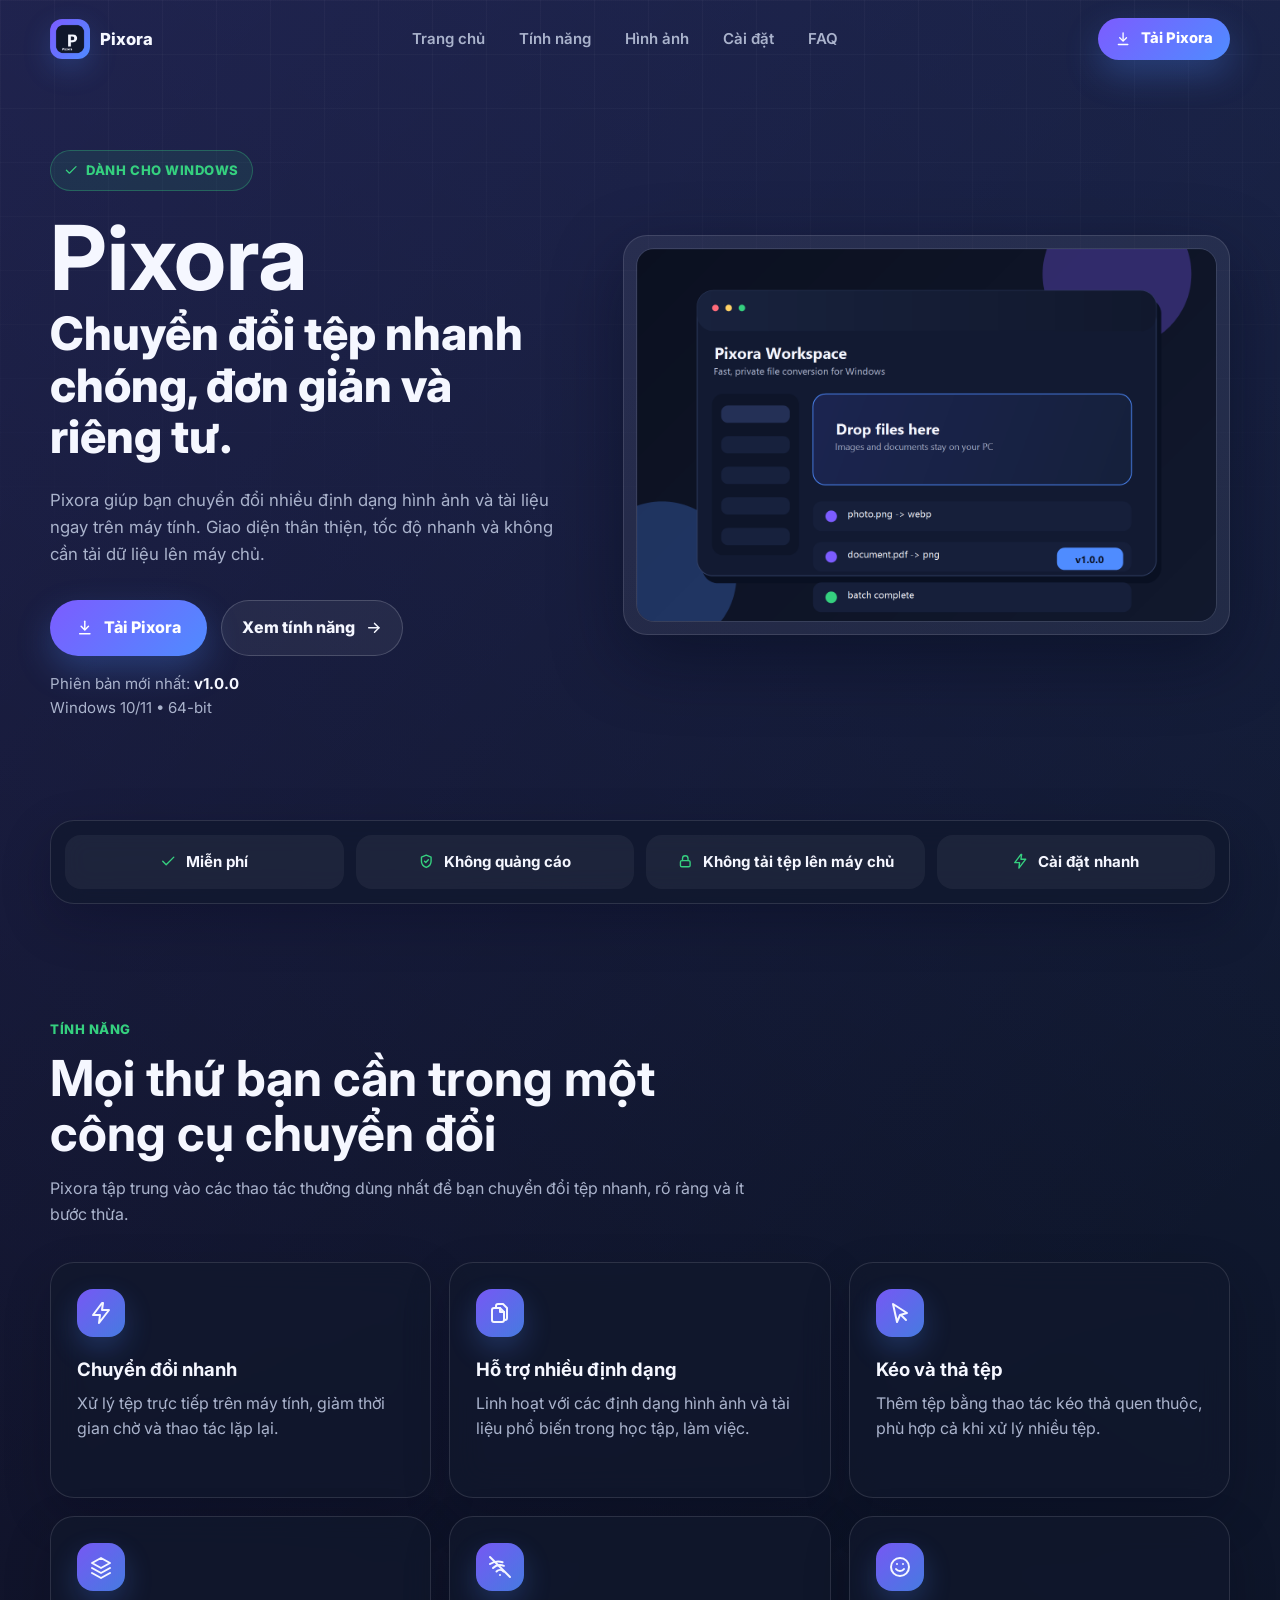
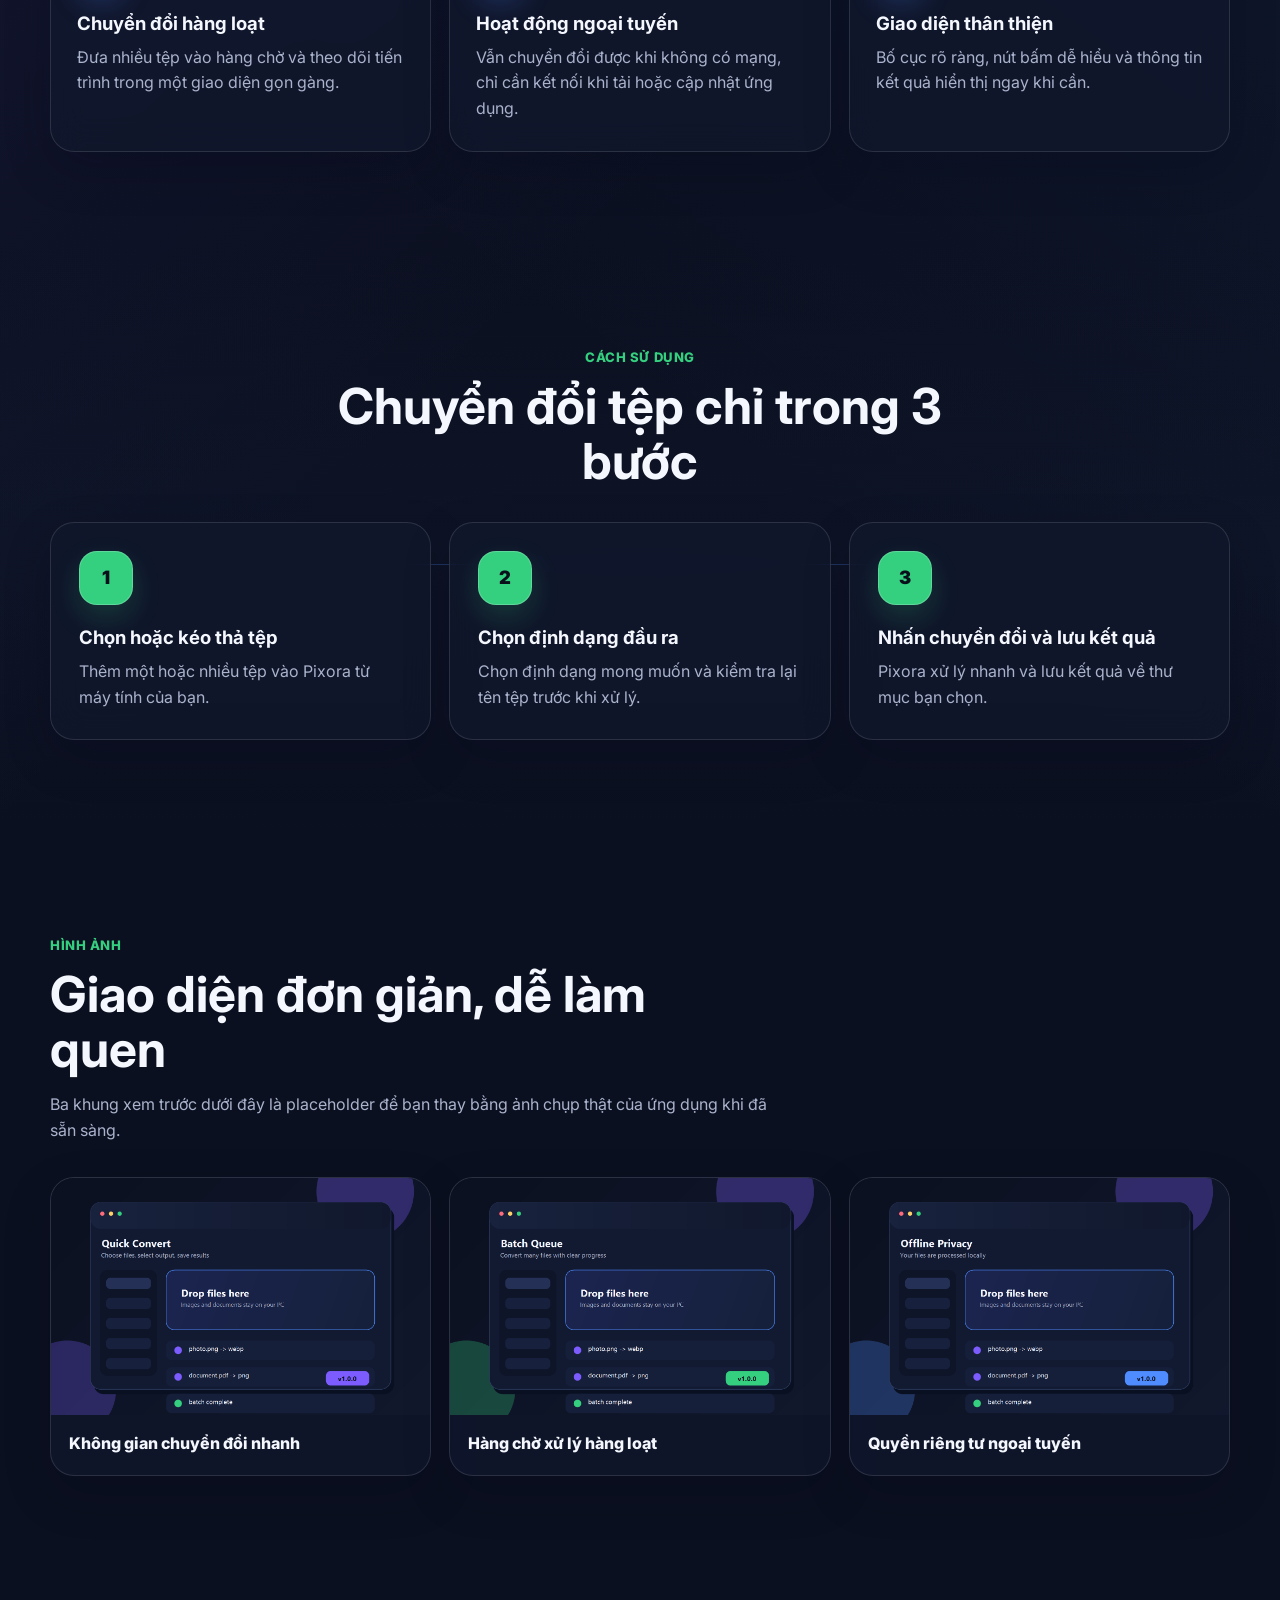
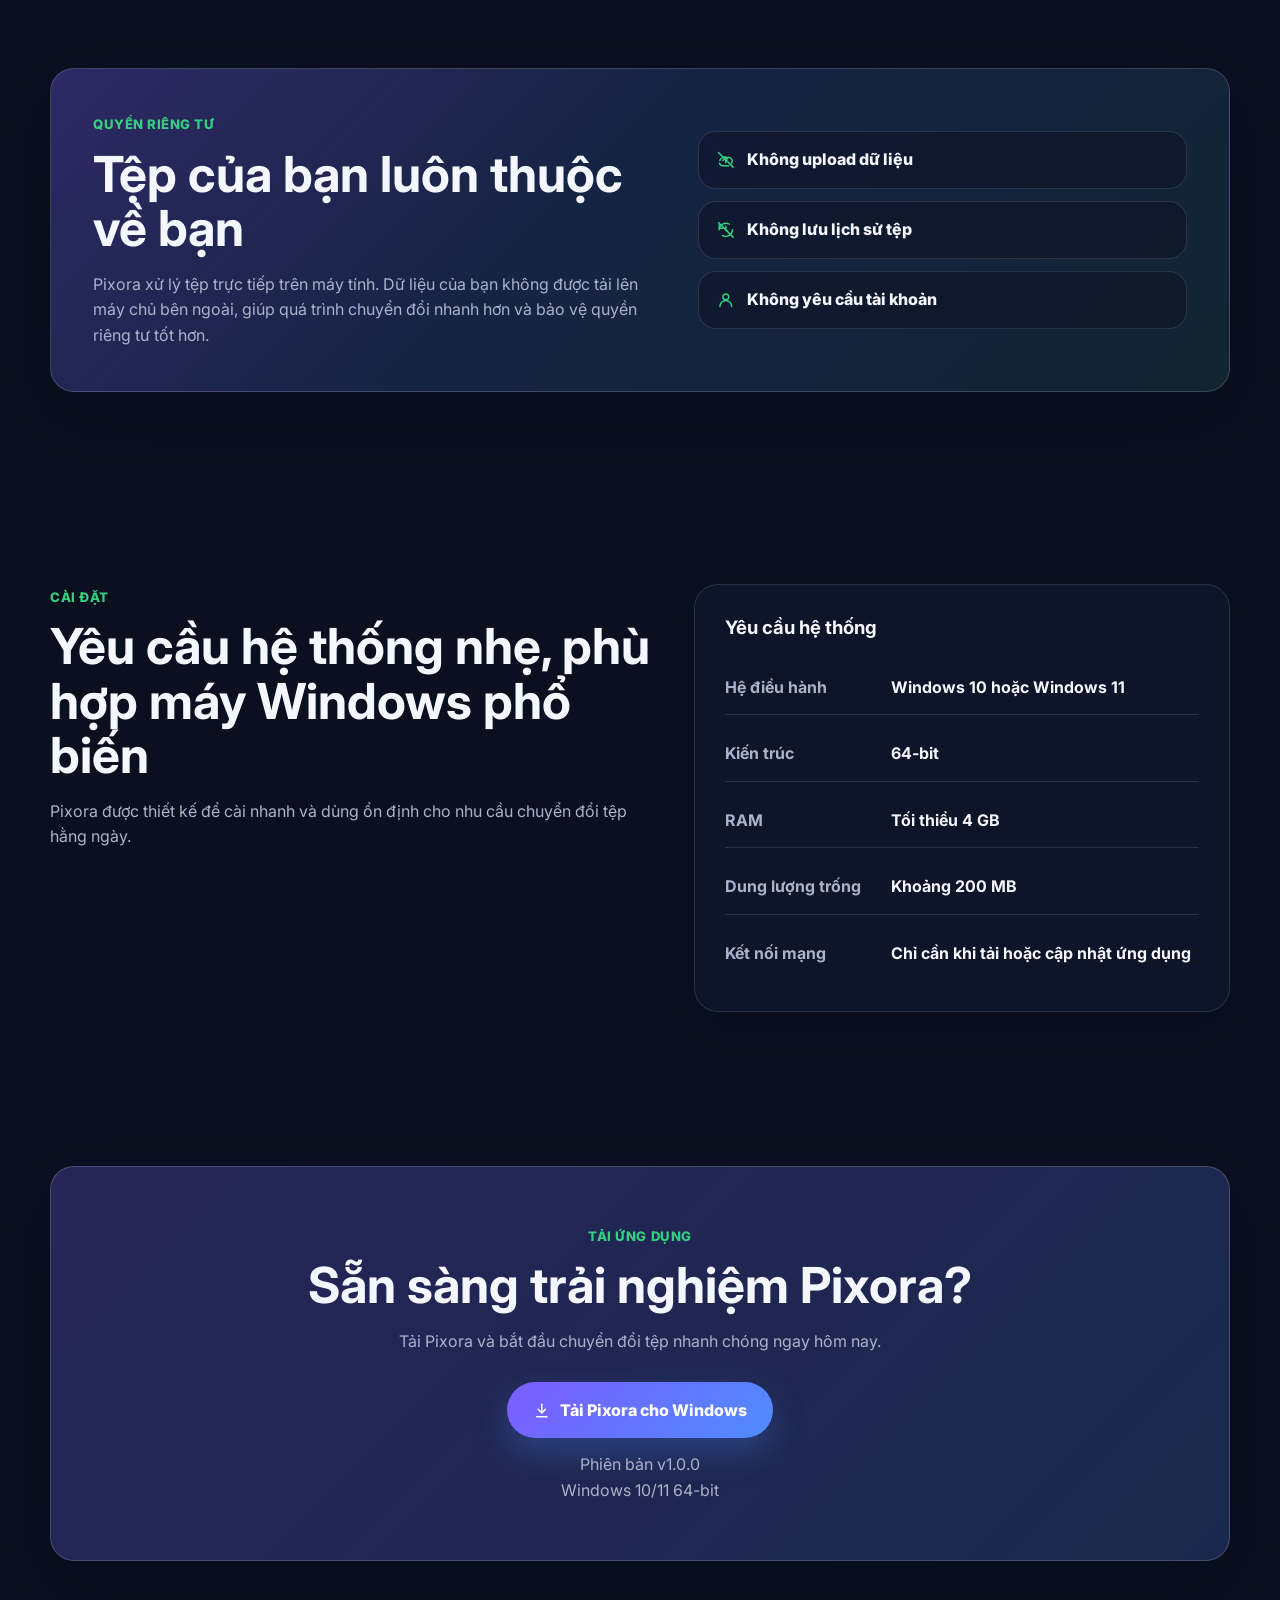
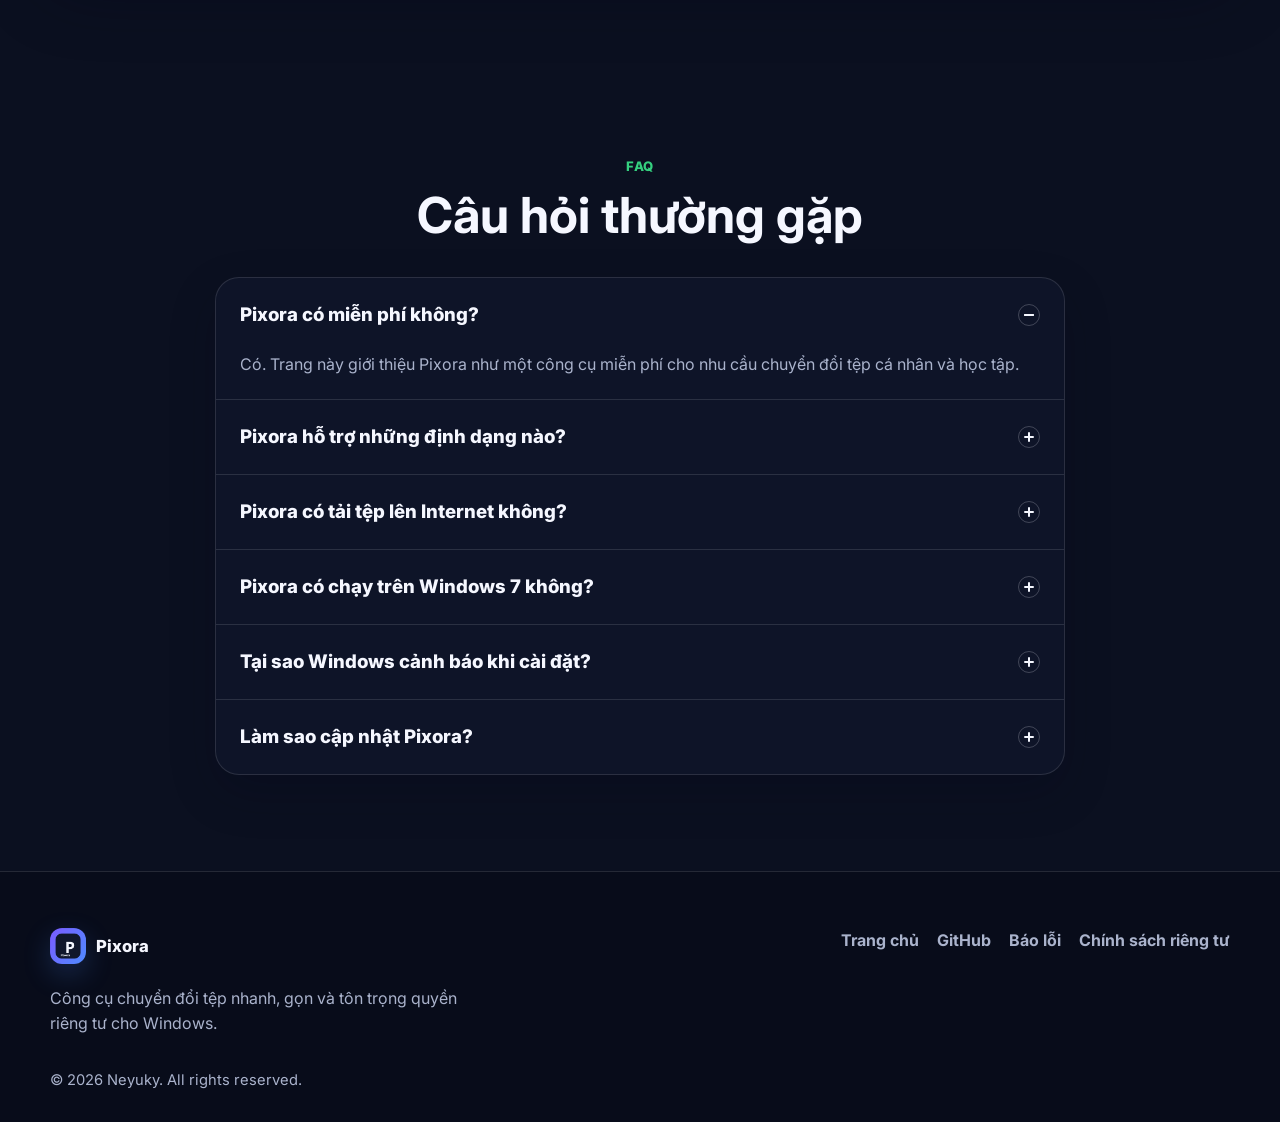
<file: webGioiThieu/Porfolio/projects/pixora/index.html>
<!DOCTYPE html>
<html lang="vi">
<head>
    <meta charset="UTF-8">
    <meta name="viewport" content="width=device-width, initial-scale=1.0">
    <meta name="description" content="Tải Pixora cho Windows – công cụ chuyển đổi tệp nhanh, đơn giản, hỗ trợ nhiều định dạng và xử lý hoàn toàn trên máy tính.">
    <meta property="og:title" content="Pixora – Chuyển đổi tệp nhanh chóng và riêng tư">
    <meta property="og:description" content="Tải Pixora cho Windows – công cụ chuyển đổi tệp nhanh, đơn giản, hỗ trợ nhiều định dạng và xử lý hoàn toàn trên máy tính.">
    <meta property="og:type" content="website">
    <meta property="og:image" content="assets/app-preview.png">
    <meta name="theme-color" content="#0B1020">
    <title>Pixora – Chuyển đổi tệp nhanh chóng và riêng tư</title>
    <link rel="icon" type="image/png" href="assets/pixora-logo.png">
    <link rel="preconnect" href="https://fonts.googleapis.com">
    <link rel="preconnect" href="https://fonts.gstatic.com" crossorigin>
    <link href="https://fonts.googleapis.com/css2?family=Inter:wght@400;500;600;700;800&display=swap" rel="stylesheet">
    <link rel="stylesheet" href="style.css">
</head>
<body>
    <a class="skip-link" href="#main">Bỏ qua điều hướng</a>

    <svg class="icon-sprite" aria-hidden="true" focusable="false">
        <symbol id="icon-download" viewBox="0 0 24 24">
            <path d="M12 3v11"></path>
            <path d="m7 10 5 5 5-5"></path>
            <path d="M5 20h14"></path>
        </symbol>
        <symbol id="icon-arrow-right" viewBox="0 0 24 24">
            <path d="M5 12h14"></path>
            <path d="m13 6 6 6-6 6"></path>
        </symbol>
        <symbol id="icon-arrow-up" viewBox="0 0 24 24">
            <path d="M12 20V4"></path>
            <path d="m6 10 6-6 6 6"></path>
        </symbol>
        <symbol id="icon-check" viewBox="0 0 24 24">
            <path d="M20 6 9 17l-5-5"></path>
        </symbol>
        <symbol id="icon-shield" viewBox="0 0 24 24">
            <path d="M12 3 5 6v6c0 4.2 2.8 7.4 7 9 4.2-1.6 7-4.8 7-9V6l-7-3Z"></path>
            <path d="m9.5 12 1.8 1.8 3.7-4"></path>
        </symbol>
        <symbol id="icon-zap" viewBox="0 0 24 24">
            <path d="M13 2 4 14h7l-1 8 10-13h-7l1-7Z"></path>
        </symbol>
        <symbol id="icon-files" viewBox="0 0 24 24">
            <path d="M8 7V5a2 2 0 0 1 2-2h5l4 4v10a2 2 0 0 1-2 2h-1"></path>
            <path d="M6 7h6l4 4v8a2 2 0 0 1-2 2H6a2 2 0 0 1-2-2V9a2 2 0 0 1 2-2Z"></path>
            <path d="M12 7v4h4"></path>
        </symbol>
        <symbol id="icon-pointer" viewBox="0 0 24 24">
            <path d="m5 3 14 9-7 2-3 7L5 3Z"></path>
            <path d="m13 14 5 5"></path>
        </symbol>
        <symbol id="icon-layers" viewBox="0 0 24 24">
            <path d="m12 3 9 5-9 5-9-5 9-5Z"></path>
            <path d="m3 13 9 5 9-5"></path>
            <path d="m3 18 9 5 9-5"></path>
        </symbol>
        <symbol id="icon-wifi-off" viewBox="0 0 24 24">
            <path d="m2 2 20 20"></path>
            <path d="M8.5 16.5a5 5 0 0 1 7 0"></path>
            <path d="M5 13a10 10 0 0 1 7-3c1.4 0 2.7.3 3.9.8"></path>
            <path d="M2 9a15 15 0 0 1 12.6-1.8"></path>
            <path d="M12 20h.01"></path>
        </symbol>
        <symbol id="icon-smile" viewBox="0 0 24 24">
            <circle cx="12" cy="12" r="9"></circle>
            <path d="M8 14s1.4 2 4 2 4-2 4-2"></path>
            <path d="M9 9h.01"></path>
            <path d="M15 9h.01"></path>
        </symbol>
        <symbol id="icon-lock" viewBox="0 0 24 24">
            <rect x="5" y="11" width="14" height="9" rx="2"></rect>
            <path d="M8 11V8a4 4 0 0 1 8 0v3"></path>
        </symbol>
        <symbol id="icon-upload-off" viewBox="0 0 24 24">
            <path d="m2 2 20 20"></path>
            <path d="M12 16V9"></path>
            <path d="m8 13 4-4 2 2"></path>
            <path d="M20 16.6A5 5 0 0 0 15 9h-1.3A7 7 0 0 0 3.8 13"></path>
            <path d="M16 20H8a5 5 0 0 1-4.7-3.3"></path>
        </symbol>
        <symbol id="icon-history-off" viewBox="0 0 24 24">
            <path d="m2 2 20 20"></path>
            <path d="M3 12a9 9 0 0 1 13.8-7.6"></path>
            <path d="M21 12a9 9 0 0 1-13.4 7.8"></path>
            <path d="M3 5v5h5"></path>
            <path d="M12 7v5l2 2"></path>
        </symbol>
        <symbol id="icon-user" viewBox="0 0 24 24">
            <path d="M20 21a8 8 0 0 0-16 0"></path>
            <circle cx="12" cy="8" r="4"></circle>
        </symbol>
    </svg>

    <header class="site-header" id="site-header">
        <nav class="nav-wrap" aria-label="Điều hướng Pixora">
            <a class="brand" href="#home" aria-label="Về đầu trang Pixora">
                <img src="assets/pixora-logo.png" alt="" width="40" height="40">
                <span>Pixora</span>
            </a>

            <button class="menu-toggle" id="menu-toggle" type="button" aria-label="Mở menu" aria-controls="primary-menu" aria-expanded="false">
                <span></span>
                <span></span>
                <span></span>
            </button>

            <ul class="nav-menu" id="primary-menu">
                <li><a href="#home" class="nav-link">Trang chủ</a></li>
                <li><a href="#features" class="nav-link">Tính năng</a></li>
                <li><a href="#screenshots" class="nav-link">Hình ảnh</a></li>
                <li><a href="#install" class="nav-link">Cài đặt</a></li>
                <li><a href="#faq" class="nav-link">FAQ</a></li>
            </ul>

            <a href="https://drive.google.com/uc?export=download&id=1yAqbo9ELSAbxLY5IuzHQ7_pZMTKrOenX" target="_blank" rel="noopener noreferrer" class="download-btn header-cta" aria-label="Tải Pixora cho Windows">
                <svg class="icon"><use href="#icon-download"></use></svg>
                Tải Pixora
            </a>
        </nav>
    </header>

    <main id="main">
        <section class="hero section" id="home">
            <div class="container hero-grid">
                <div class="hero-copy reveal">
                    <span class="badge">
                        <svg class="icon"><use href="#icon-check"></use></svg>
                        Dành cho Windows
                    </span>
                    <h1>Pixora</h1>
                    <p class="hero-title">Chuyển đổi tệp nhanh chóng, đơn giản và riêng tư.</p>
                    <p class="hero-description">
                        Pixora giúp bạn chuyển đổi nhiều định dạng hình ảnh và tài liệu ngay trên máy tính.
                        Giao diện thân thiện, tốc độ nhanh và không cần tải dữ liệu lên máy chủ.
                    </p>
                    <div class="hero-actions">
                        <a href="https://drive.google.com/uc?export=download&id=1yAqbo9ELSAbxLY5IuzHQ7_pZMTKrOenX" target="_blank" rel="noopener noreferrer" class="download-btn primary-download">
                            <svg class="icon"><use href="#icon-download"></use></svg>
                            Tải Pixora
                        </a>
                        <a href="#features" class="secondary-btn">
                            Xem tính năng
                            <svg class="icon"><use href="#icon-arrow-right"></use></svg>
                        </a>
                    </div>
                    <p class="release-note">
                        Phiên bản mới nhất: <strong>v1.0.0</strong><br>
                        Windows 10/11 • 64-bit
                    </p>
                </div>

                <figure class="hero-mockup reveal">
                    <div class="mockup-shell" aria-hidden="true">
                        <img src="assets/app-preview.png" alt="">
                    </div>
                    <figcaption class="sr-only">Mockup giao diện ứng dụng Pixora trên Windows.</figcaption>
                </figure>
            </div>
        </section>

        <section class="trust-bar" aria-label="Lý do nên chọn Pixora">
            <div class="container trust-grid reveal">
                <div class="trust-item">
                    <svg class="icon"><use href="#icon-check"></use></svg>
                    <span>Miễn phí</span>
                </div>
                <div class="trust-item">
                    <svg class="icon"><use href="#icon-shield"></use></svg>
                    <span>Không quảng cáo</span>
                </div>
                <div class="trust-item">
                    <svg class="icon"><use href="#icon-lock"></use></svg>
                    <span>Không tải tệp lên máy chủ</span>
                </div>
                <div class="trust-item">
                    <svg class="icon"><use href="#icon-zap"></use></svg>
                    <span>Cài đặt nhanh</span>
                </div>
            </div>
        </section>

        <section class="section" id="features">
            <div class="container">
                <div class="section-heading reveal">
                    <span class="eyebrow">Tính năng</span>
                    <h2>Mọi thứ bạn cần trong một công cụ chuyển đổi</h2>
                    <p>Pixora tập trung vào các thao tác thường dùng nhất để bạn chuyển đổi tệp nhanh, rõ ràng và ít bước thừa.</p>
                </div>

                <div class="feature-grid">
                    <article class="feature-card reveal">
                        <span class="feature-icon"><svg class="icon"><use href="#icon-zap"></use></svg></span>
                        <h3>Chuyển đổi nhanh</h3>
                        <p>Xử lý tệp trực tiếp trên máy tính, giảm thời gian chờ và thao tác lặp lại.</p>
                    </article>
                    <article class="feature-card reveal">
                        <span class="feature-icon"><svg class="icon"><use href="#icon-files"></use></svg></span>
                        <h3>Hỗ trợ nhiều định dạng</h3>
                        <p>Linh hoạt với các định dạng hình ảnh và tài liệu phổ biến trong học tập, làm việc.</p>
                    </article>
                    <article class="feature-card reveal">
                        <span class="feature-icon"><svg class="icon"><use href="#icon-pointer"></use></svg></span>
                        <h3>Kéo và thả tệp</h3>
                        <p>Thêm tệp bằng thao tác kéo thả quen thuộc, phù hợp cả khi xử lý nhiều tệp.</p>
                    </article>
                    <article class="feature-card reveal">
                        <span class="feature-icon"><svg class="icon"><use href="#icon-layers"></use></svg></span>
                        <h3>Chuyển đổi hàng loạt</h3>
                        <p>Đưa nhiều tệp vào hàng chờ và theo dõi tiến trình trong một giao diện gọn gàng.</p>
                    </article>
                    <article class="feature-card reveal">
                        <span class="feature-icon"><svg class="icon"><use href="#icon-wifi-off"></use></svg></span>
                        <h3>Hoạt động ngoại tuyến</h3>
                        <p>Vẫn chuyển đổi được khi không có mạng, chỉ cần kết nối khi tải hoặc cập nhật ứng dụng.</p>
                    </article>
                    <article class="feature-card reveal">
                        <span class="feature-icon"><svg class="icon"><use href="#icon-smile"></use></svg></span>
                        <h3>Giao diện thân thiện</h3>
                        <p>Bố cục rõ ràng, nút bấm dễ hiểu và thông tin kết quả hiển thị ngay khi cần.</p>
                    </article>
                </div>
            </div>
        </section>

        <section class="section steps-section" id="how-to">
            <div class="container">
                <div class="section-heading centered reveal">
                    <span class="eyebrow">Cách sử dụng</span>
                    <h2>Chuyển đổi tệp chỉ trong 3 bước</h2>
                </div>

                <ol class="steps-list">
                    <li class="step-card reveal">
                        <span class="step-number">1</span>
                        <h3>Chọn hoặc kéo thả tệp</h3>
                        <p>Thêm một hoặc nhiều tệp vào Pixora từ máy tính của bạn.</p>
                    </li>
                    <li class="step-card reveal">
                        <span class="step-number">2</span>
                        <h3>Chọn định dạng đầu ra</h3>
                        <p>Chọn định dạng mong muốn và kiểm tra lại tên tệp trước khi xử lý.</p>
                    </li>
                    <li class="step-card reveal">
                        <span class="step-number">3</span>
                        <h3>Nhấn chuyển đổi và lưu kết quả</h3>
                        <p>Pixora xử lý nhanh và lưu kết quả về thư mục bạn chọn.</p>
                    </li>
                </ol>
            </div>
        </section>

        <section class="section" id="screenshots">
            <div class="container">
                <div class="section-heading reveal">
                    <span class="eyebrow">Hình ảnh</span>
                    <h2>Giao diện đơn giản, dễ làm quen</h2>
                    <p>Ba khung xem trước dưới đây là placeholder để bạn thay bằng ảnh chụp thật của ứng dụng khi đã sẵn sàng.</p>
                </div>

                <div class="screenshot-grid">
                    <button class="screenshot-card reveal" type="button" data-modal-image="assets/screenshot-1.png" data-modal-alt="Ảnh giao diện chuyển đổi nhanh của Pixora" data-modal-title="Không gian chuyển đổi nhanh">
                        <img src="assets/screenshot-1.png" alt="Ảnh giao diện chuyển đổi nhanh của Pixora">
                        <span>Không gian chuyển đổi nhanh</span>
                    </button>
                    <button class="screenshot-card reveal" type="button" data-modal-image="assets/screenshot-2.png" data-modal-alt="Ảnh hàng chờ chuyển đổi hàng loạt của Pixora" data-modal-title="Hàng chờ xử lý hàng loạt">
                        <img src="assets/screenshot-2.png" alt="Ảnh hàng chờ chuyển đổi hàng loạt của Pixora">
                        <span>Hàng chờ xử lý hàng loạt</span>
                    </button>
                    <button class="screenshot-card reveal" type="button" data-modal-image="assets/screenshot-3.png" data-modal-alt="Ảnh giao diện quyền riêng tư ngoại tuyến của Pixora" data-modal-title="Quyền riêng tư ngoại tuyến">
                        <img src="assets/screenshot-3.png" alt="Ảnh giao diện quyền riêng tư ngoại tuyến của Pixora">
                        <span>Quyền riêng tư ngoại tuyến</span>
                    </button>
                </div>
            </div>
        </section>

        <section class="section privacy-section" id="privacy">
            <div class="container privacy-panel reveal">
                <div>
                    <span class="eyebrow">Quyền riêng tư</span>
                    <h2>Tệp của bạn luôn thuộc về bạn</h2>
                    <p>
                        Pixora xử lý tệp trực tiếp trên máy tính. Dữ liệu của bạn không được tải lên máy chủ bên ngoài,
                        giúp quá trình chuyển đổi nhanh hơn và bảo vệ quyền riêng tư tốt hơn.
                    </p>
                </div>
                <ul class="privacy-list" aria-label="Cam kết quyền riêng tư">
                    <li>
                        <svg class="icon"><use href="#icon-upload-off"></use></svg>
                        Không upload dữ liệu
                    </li>
                    <li>
                        <svg class="icon"><use href="#icon-history-off"></use></svg>
                        Không lưu lịch sử tệp
                    </li>
                    <li>
                        <svg class="icon"><use href="#icon-user"></use></svg>
                        Không yêu cầu tài khoản
                    </li>
                </ul>
            </div>
        </section>

        <section class="section" id="install">
            <div class="container install-grid">
                <div class="section-heading reveal">
                    <span class="eyebrow">Cài đặt</span>
                    <h2>Yêu cầu hệ thống nhẹ, phù hợp máy Windows phổ biến</h2>
                    <p>Pixora được thiết kế để cài nhanh và dùng ổn định cho nhu cầu chuyển đổi tệp hằng ngày.</p>
                </div>

                <article class="system-card reveal">
                    <h3>Yêu cầu hệ thống</h3>
                    <dl class="system-list">
                        <div>
                            <dt>Hệ điều hành</dt>
                            <dd>Windows 10 hoặc Windows 11</dd>
                        </div>
                        <div>
                            <dt>Kiến trúc</dt>
                            <dd>64-bit</dd>
                        </div>
                        <div>
                            <dt>RAM</dt>
                            <dd>Tối thiểu 4 GB</dd>
                        </div>
                        <div>
                            <dt>Dung lượng trống</dt>
                            <dd>Khoảng 200 MB</dd>
                        </div>
                        <div>
                            <dt>Kết nối mạng</dt>
                            <dd>Chỉ cần khi tải hoặc cập nhật ứng dụng</dd>
                        </div>
                    </dl>
                </article>
            </div>
        </section>

        <section class="section cta-section" id="download">
            <div class="container cta-panel reveal">
                <span class="eyebrow">Tải ứng dụng</span>
                <h2>Sẵn sàng trải nghiệm Pixora?</h2>
                <p>Tải Pixora và bắt đầu chuyển đổi tệp nhanh chóng ngay hôm nay.</p>
                <a href="https://drive.google.com/uc?export=download&id=1yAqbo9ELSAbxLY5IuzHQ7_pZMTKrOenX" target="_blank" rel="noopener noreferrer" class="download-btn cta-download">
                    <svg class="icon"><use href="#icon-download"></use></svg>
                    Tải Pixora cho Windows
                </a>
                <p class="release-note">Phiên bản v1.0.0<br>Windows 10/11 64-bit</p>
            </div>
        </section>

        <section class="section faq-section" id="faq">
            <div class="container">
                <div class="section-heading centered reveal">
                    <span class="eyebrow">FAQ</span>
                    <h2>Câu hỏi thường gặp</h2>
                </div>

                <div class="faq-list reveal" data-accordion>
                    <article class="faq-item is-open">
                        <h3>
                            <button class="faq-question" type="button" aria-expanded="true" aria-controls="faq-answer-1" id="faq-question-1">
                                Pixora có miễn phí không?
                                <span class="faq-toggle-icon" aria-hidden="true"></span>
                            </button>
                        </h3>
                        <div class="faq-answer" id="faq-answer-1" role="region" aria-labelledby="faq-question-1">
                            <div>
                                <p>Có. Trang này giới thiệu Pixora như một công cụ miễn phí cho nhu cầu chuyển đổi tệp cá nhân và học tập.</p>
                            </div>
                        </div>
                    </article>

                    <article class="faq-item">
                        <h3>
                            <button class="faq-question" type="button" aria-expanded="false" aria-controls="faq-answer-2" id="faq-question-2">
                                Pixora hỗ trợ những định dạng nào?
                                <span class="faq-toggle-icon" aria-hidden="true"></span>
                            </button>
                        </h3>
                        <div class="faq-answer" id="faq-answer-2" role="region" aria-labelledby="faq-question-2">
                            <div>
                                <p>Pixora hướng đến các định dạng hình ảnh và tài liệu phổ biến. Bạn có thể cập nhật danh sách định dạng chính xác theo phiên bản phát hành thực tế.</p>
                            </div>
                        </div>
                    </article>

                    <article class="faq-item">
                        <h3>
                            <button class="faq-question" type="button" aria-expanded="false" aria-controls="faq-answer-3" id="faq-question-3">
                                Pixora có tải tệp lên Internet không?
                                <span class="faq-toggle-icon" aria-hidden="true"></span>
                            </button>
                        </h3>
                        <div class="faq-answer" id="faq-answer-3" role="region" aria-labelledby="faq-question-3">
                            <div>
                                <p>Không. Pixora xử lý tệp trực tiếp trên máy tính, không tải dữ liệu của bạn lên máy chủ bên ngoài trong quá trình chuyển đổi.</p>
                            </div>
                        </div>
                    </article>

                    <article class="faq-item">
                        <h3>
                            <button class="faq-question" type="button" aria-expanded="false" aria-controls="faq-answer-4" id="faq-question-4">
                                Pixora có chạy trên Windows 7 không?
                                <span class="faq-toggle-icon" aria-hidden="true"></span>
                            </button>
                        </h3>
                        <div class="faq-answer" id="faq-answer-4" role="region" aria-labelledby="faq-question-4">
                            <div>
                                <p>Không khuyến nghị. Trang này công bố yêu cầu hệ thống là Windows 10 hoặc Windows 11, kiến trúc 64-bit.</p>
                            </div>
                        </div>
                    </article>

                    <article class="faq-item">
                        <h3>
                            <button class="faq-question" type="button" aria-expanded="false" aria-controls="faq-answer-5" id="faq-question-5">
                                Tại sao Windows cảnh báo khi cài đặt?
                                <span class="faq-toggle-icon" aria-hidden="true"></span>
                            </button>
                        </h3>
                        <div class="faq-answer" id="faq-answer-5" role="region" aria-labelledby="faq-question-5">
                            <div>
                                <p>Windows có thể hiển thị cảnh báo với ứng dụng mới chưa có chứng thư ký số. Chỉ tải Pixora từ trang chính thức hoặc GitHub Releases chính thức.</p>
                            </div>
                        </div>
                    </article>

                    <article class="faq-item">
                        <h3>
                            <button class="faq-question" type="button" aria-expanded="false" aria-controls="faq-answer-6" id="faq-question-6">
                                Làm sao cập nhật Pixora?
                                <span class="faq-toggle-icon" aria-hidden="true"></span>
                            </button>
                        </h3>
                        <div class="faq-answer" id="faq-answer-6" role="region" aria-labelledby="faq-question-6">
                            <div>
                                <p>Khi có bản mới, hãy tải lại bộ cài từ nguồn chính thức. Nếu sau này Pixora có trình cập nhật riêng, nội dung này có thể được cập nhật theo phiên bản đó.</p>
                            </div>
                        </div>
                    </article>
                </div>
            </div>
        </section>
    </main>

    <footer class="footer">
        <div class="container footer-grid">
            <div class="footer-brand">
                <a class="brand" href="#home" aria-label="Về đầu trang Pixora">
                    <img src="assets/pixora-logo.png" alt="" width="36" height="36">
                    <span>Pixora</span>
                </a>
                <p>Công cụ chuyển đổi tệp nhanh, gọn và tôn trọng quyền riêng tư cho Windows.</p>
            </div>
            <nav class="footer-links" aria-label="Liên kết cuối trang">
                <a href="#home">Trang chủ</a>
                <a href="#">GitHub</a>
                <a href="#">Báo lỗi</a>
                <a href="#">Chính sách riêng tư</a>
            </nav>
        </div>
        <p class="copyright">© 2026 Neyuky. All rights reserved.</p>
    </footer>

    <div class="image-modal" id="screenshot-modal" role="dialog" aria-modal="true" aria-labelledby="modal-title" aria-hidden="true">
        <div class="modal-backdrop" data-modal-close></div>
        <div class="modal-panel">
            <button class="modal-close" type="button" aria-label="Đóng ảnh" data-modal-close>×</button>
            <img id="modal-image" src="assets/screenshot-1.png" alt="">
            <p id="modal-title"></p>
        </div>
    </div>

    <button class="back-to-top" id="back-to-top" type="button" aria-label="Quay lại đầu trang">
        <svg class="icon"><use href="#icon-arrow-up"></use></svg>
    </button>

    <script src="script.js" defer></script>
</body>
</html>
</file>
<file: projects/pixora/style.css>
/* Base */
:root {
    --bg: #0b1020;
    --bg-soft: #11182d;
    --bg-card: rgba(17, 24, 45, 0.72);
    --purple: #7c5cff;
    --blue: #4f8cff;
    --success: #35d07f;
    --text: #f5f7ff;
    --muted: #aab3cc;
    --border: rgba(245, 247, 255, 0.12);
    --border-strong: rgba(245, 247, 255, 0.18);
    --shadow: 0 24px 70px rgba(2, 6, 23, 0.42);
    --radius-lg: 24px;
    --radius-md: 20px;
    --radius-sm: 14px;
    --container: 1180px;
    --header-height: 78px;
}

* {
    box-sizing: border-box;
}

html {
    scroll-behavior: smooth;
    scroll-padding-top: calc(var(--header-height) + 18px);
}

body {
    margin: 0;
    min-width: 320px;
    font-family: "Inter", system-ui, -apple-system, BlinkMacSystemFont, "Segoe UI", sans-serif;
    color: var(--text);
    background:
        linear-gradient(135deg, rgba(124, 92, 255, 0.14), transparent 34%),
        linear-gradient(215deg, rgba(79, 140, 255, 0.12), transparent 36%),
        var(--bg);
    line-height: 1.6;
    overflow-x: hidden;
}

body.menu-open,
body.modal-open {
    overflow: hidden;
}

img {
    max-width: 100%;
    display: block;
}

a {
    color: inherit;
    text-decoration: none;
}

button,
a {
    -webkit-tap-highlight-color: transparent;
}

button {
    font: inherit;
}

:focus-visible {
    outline: 3px solid rgba(53, 208, 127, 0.78);
    outline-offset: 4px;
}

.container {
    width: min(100% - 40px, var(--container));
    margin-inline: auto;
}

.section {
    padding: 96px 0;
}

.sr-only,
.icon-sprite {
    position: absolute;
    width: 1px;
    height: 1px;
    padding: 0;
    margin: -1px;
    overflow: hidden;
    clip: rect(0, 0, 0, 0);
    white-space: nowrap;
    border: 0;
}

.icon {
    width: 1.1em;
    height: 1.1em;
    flex: 0 0 auto;
    fill: none;
    stroke: currentColor;
    stroke-width: 2;
    stroke-linecap: round;
    stroke-linejoin: round;
}

.skip-link {
    position: fixed;
    top: 14px;
    left: 14px;
    z-index: 2000;
    transform: translateY(-140%);
    padding: 12px 16px;
    border-radius: 999px;
    background: var(--success);
    color: #07101b;
    font-weight: 700;
    transition: transform 180ms ease;
}

.skip-link:focus {
    transform: translateY(0);
}

/* Header */
.site-header {
    position: fixed;
    inset: 0 0 auto;
    z-index: 1000;
    height: var(--header-height);
    background: rgba(11, 16, 32, 0);
    transition: background 220ms ease, border-color 220ms ease, box-shadow 220ms ease, backdrop-filter 220ms ease;
}

.site-header.is-scrolled,
.site-header.menu-active {
    background: rgba(11, 16, 32, 0.78);
    border-bottom: 1px solid var(--border);
    box-shadow: 0 12px 34px rgba(2, 6, 23, 0.22);
    backdrop-filter: blur(18px);
}

.nav-wrap {
    width: min(100% - 40px, var(--container));
    height: 100%;
    margin-inline: auto;
    display: flex;
    align-items: center;
    gap: 20px;
}

.brand {
    display: inline-flex;
    align-items: center;
    gap: 10px;
    min-width: max-content;
    font-weight: 800;
    letter-spacing: 0;
}

.brand img {
    border-radius: 12px;
    box-shadow: 0 10px 28px rgba(79, 140, 255, 0.22);
}

.brand span {
    font-size: 1.04rem;
}

.nav-menu {
    display: flex;
    align-items: center;
    justify-content: center;
    gap: 4px;
    margin: 0 auto;
    padding: 0;
    list-style: none;
}

.nav-link {
    display: inline-flex;
    align-items: center;
    min-height: 42px;
    padding: 0 15px;
    border-radius: 999px;
    color: var(--muted);
    font-size: 0.94rem;
    font-weight: 600;
    transition: color 180ms ease, background 180ms ease;
}

.nav-link:hover,
.nav-link:focus-visible {
    color: var(--text);
    background: rgba(245, 247, 255, 0.08);
}

.menu-toggle {
    display: none;
    width: 44px;
    height: 44px;
    border: 1px solid var(--border);
    border-radius: 14px;
    background: rgba(245, 247, 255, 0.06);
    color: var(--text);
    cursor: pointer;
}

.menu-toggle span {
    display: block;
    width: 18px;
    height: 2px;
    margin: 4px auto;
    border-radius: 999px;
    background: currentColor;
    transition: transform 180ms ease, opacity 180ms ease;
}

.menu-toggle.is-open span:nth-child(1) {
    transform: translateY(6px) rotate(45deg);
}

.menu-toggle.is-open span:nth-child(2) {
    opacity: 0;
}

.menu-toggle.is-open span:nth-child(3) {
    transform: translateY(-6px) rotate(-45deg);
}

/* Buttons */
.download-btn,
.secondary-btn {
    display: inline-flex;
    align-items: center;
    justify-content: center;
    gap: 10px;
    min-height: 48px;
    border-radius: 999px;
    font-weight: 800;
    transition: transform 180ms ease, box-shadow 180ms ease, border-color 180ms ease, background 180ms ease;
}

.download-btn {
    padding: 0 21px;
    color: #ffffff;
    background: linear-gradient(135deg, var(--purple), var(--blue));
    box-shadow: 0 14px 34px rgba(79, 140, 255, 0.28);
}

.download-btn:hover {
    transform: translateY(-2px);
    box-shadow: 0 18px 42px rgba(79, 140, 255, 0.36);
}

.secondary-btn {
    padding: 0 20px;
    color: var(--text);
    border: 1px solid var(--border-strong);
    background: rgba(245, 247, 255, 0.06);
}

.secondary-btn:hover {
    transform: translateY(-2px);
    border-color: rgba(245, 247, 255, 0.28);
    background: rgba(245, 247, 255, 0.1);
}

.header-cta {
    min-height: 42px;
    padding-inline: 17px;
    font-size: 0.92rem;
}

/* Hero */
.hero {
    position: relative;
    padding: 150px 0 78px;
}

.hero::before {
    content: "";
    position: absolute;
    inset: 0;
    z-index: -1;
    background-image:
        linear-gradient(rgba(245, 247, 255, 0.04) 1px, transparent 1px),
        linear-gradient(90deg, rgba(245, 247, 255, 0.04) 1px, transparent 1px);
    background-size: 54px 54px;
    mask-image: linear-gradient(to bottom, rgba(0, 0, 0, 0.78), transparent 82%);
}

.hero-grid {
    display: grid;
    grid-template-columns: minmax(0, 0.92fr) minmax(420px, 1.08fr);
    align-items: center;
    gap: 56px;
}

.badge,
.eyebrow {
    display: inline-flex;
    align-items: center;
    gap: 8px;
    width: fit-content;
    color: var(--success);
    font-size: 0.82rem;
    font-weight: 800;
    letter-spacing: 0.04em;
    text-transform: uppercase;
}

.badge {
    padding: 9px 13px;
    border: 1px solid rgba(53, 208, 127, 0.32);
    border-radius: 999px;
    background: rgba(53, 208, 127, 0.1);
}

.hero h1 {
    margin: 24px 0 8px;
    color: var(--text);
    font-size: clamp(3.3rem, 7vw, 6.2rem);
    line-height: 0.95;
    letter-spacing: 0;
}

.hero-title {
    margin: 0;
    max-width: 650px;
    color: var(--text);
    font-size: clamp(1.58rem, 3.6vw, 3rem);
    line-height: 1.12;
    font-weight: 800;
}

.hero-description {
    max-width: 600px;
    margin: 24px 0 0;
    color: var(--muted);
    font-size: 1.05rem;
}

.hero-actions {
    display: flex;
    flex-wrap: wrap;
    gap: 14px;
    margin-top: 32px;
}

.primary-download,
.cta-download {
    min-height: 56px;
    padding-inline: 26px;
}

.release-note {
    margin: 16px 0 0;
    color: var(--muted);
    font-size: 0.94rem;
}

.release-note strong {
    color: var(--text);
}

.hero-mockup {
    margin: 0;
}

.mockup-shell {
    position: relative;
    max-width: 650px;
    margin-left: auto;
    padding: 12px;
    border: 1px solid var(--border);
    border-radius: var(--radius-lg);
    background: rgba(245, 247, 255, 0.06);
    box-shadow: var(--shadow);
    animation: floatMockup 5.8s ease-in-out infinite;
}

.mockup-shell img {
    width: 100%;
    border-radius: 18px;
    border: 1px solid rgba(245, 247, 255, 0.1);
}

@keyframes floatMockup {
    0%,
    100% {
        transform: translateY(0);
    }
    50% {
        transform: translateY(-12px);
    }
}

/* Trust bar */
.trust-bar {
    padding: 22px 0 16px;
}

.trust-grid {
    display: grid;
    grid-template-columns: repeat(4, minmax(0, 1fr));
    gap: 12px;
    padding: 14px;
    border: 1px solid var(--border);
    border-radius: var(--radius-lg);
    background: rgba(17, 24, 45, 0.64);
    box-shadow: 0 18px 50px rgba(2, 6, 23, 0.24);
    backdrop-filter: blur(16px);
}

.trust-item {
    display: flex;
    align-items: center;
    justify-content: center;
    gap: 9px;
    min-height: 54px;
    padding: 0 14px;
    border-radius: 16px;
    color: var(--text);
    background: rgba(245, 247, 255, 0.05);
    font-size: 0.94rem;
    font-weight: 700;
}

.trust-item .icon {
    color: var(--success);
}

/* Sections */
.section-heading {
    max-width: 720px;
    margin-bottom: 34px;
}

.section-heading.centered {
    margin-inline: auto;
    text-align: center;
}

.section-heading h2,
.privacy-panel h2,
.cta-panel h2 {
    margin: 10px 0 0;
    font-size: clamp(2rem, 4vw, 3.1rem);
    line-height: 1.1;
    letter-spacing: 0;
}

.section-heading p,
.privacy-panel p,
.cta-panel p {
    margin: 16px 0 0;
    color: var(--muted);
    font-size: 1rem;
}

.feature-grid {
    display: grid;
    grid-template-columns: repeat(3, minmax(0, 1fr));
    gap: 18px;
}

.feature-card,
.step-card,
.system-card {
    border: 1px solid var(--border);
    border-radius: var(--radius-lg);
    background: var(--bg-card);
    box-shadow: 0 18px 48px rgba(2, 6, 23, 0.2);
    backdrop-filter: blur(16px);
}

.feature-card {
    min-height: 236px;
    padding: 26px;
    transition: transform 180ms ease, border-color 180ms ease, background 180ms ease;
}

.feature-card:hover {
    transform: translateY(-6px);
    border-color: rgba(79, 140, 255, 0.34);
    background: rgba(17, 24, 45, 0.88);
}

.feature-icon {
    display: inline-flex;
    align-items: center;
    justify-content: center;
    width: 48px;
    height: 48px;
    border-radius: 16px;
    color: var(--text);
    background: linear-gradient(135deg, rgba(124, 92, 255, 0.95), rgba(79, 140, 255, 0.86));
    box-shadow: 0 12px 28px rgba(79, 140, 255, 0.24);
}

.feature-icon .icon {
    width: 24px;
    height: 24px;
}

.feature-card h3,
.step-card h3,
.system-card h3 {
    margin: 20px 0 10px;
    font-size: 1.16rem;
    line-height: 1.3;
}

.feature-card p,
.step-card p {
    margin: 0;
    color: var(--muted);
}

/* Steps */
.steps-section {
    background: linear-gradient(180deg, rgba(17, 24, 45, 0), rgba(17, 24, 45, 0.48), rgba(17, 24, 45, 0));
}

.steps-list {
    position: relative;
    display: grid;
    grid-template-columns: repeat(3, minmax(0, 1fr));
    gap: 18px;
    margin: 0;
    padding: 0;
    list-style: none;
    counter-reset: steps;
}

.steps-list::before {
    content: "";
    position: absolute;
    top: 42px;
    left: 16.66%;
    right: 16.66%;
    height: 1px;
    background: linear-gradient(90deg, transparent, rgba(79, 140, 255, 0.55), transparent);
}

.step-card {
    position: relative;
    padding: 28px;
}

.step-number {
    display: inline-flex;
    align-items: center;
    justify-content: center;
    width: 54px;
    height: 54px;
    border: 1px solid rgba(245, 247, 255, 0.22);
    border-radius: 18px;
    color: #07101b;
    background: var(--success);
    font-size: 1.15rem;
    font-weight: 900;
    box-shadow: 0 12px 28px rgba(53, 208, 127, 0.18);
}

/* Screenshots */
.screenshot-grid {
    display: grid;
    grid-template-columns: repeat(3, minmax(0, 1fr));
    gap: 18px;
}

.screenshot-card {
    width: 100%;
    padding: 0;
    overflow: hidden;
    border: 1px solid var(--border);
    border-radius: var(--radius-lg);
    color: var(--text);
    background: rgba(17, 24, 45, 0.74);
    box-shadow: 0 18px 48px rgba(2, 6, 23, 0.2);
    cursor: pointer;
    text-align: left;
    transition: transform 180ms ease, border-color 180ms ease;
}

.screenshot-card:hover {
    transform: translateY(-5px);
    border-color: rgba(79, 140, 255, 0.36);
}

.screenshot-card img {
    width: 100%;
    aspect-ratio: 16 / 10;
    object-fit: cover;
    transition: transform 240ms ease;
}

.screenshot-card:hover img {
    transform: scale(1.035);
}

.screenshot-card span {
    display: block;
    padding: 16px 18px 18px;
    color: var(--text);
    font-weight: 800;
}

/* Privacy */
.privacy-panel {
    display: grid;
    grid-template-columns: minmax(0, 1.08fr) minmax(320px, 0.92fr);
    gap: 32px;
    align-items: center;
    padding: 42px;
    border: 1px solid rgba(245, 247, 255, 0.16);
    border-radius: var(--radius-lg);
    background:
        linear-gradient(135deg, rgba(124, 92, 255, 0.28), rgba(79, 140, 255, 0.12) 44%, rgba(53, 208, 127, 0.08)),
        rgba(17, 24, 45, 0.82);
    box-shadow: var(--shadow);
}

.privacy-list {
    display: grid;
    gap: 12px;
    margin: 0;
    padding: 0;
    list-style: none;
}

.privacy-list li {
    display: flex;
    align-items: center;
    gap: 12px;
    min-height: 58px;
    padding: 0 18px;
    border: 1px solid rgba(245, 247, 255, 0.12);
    border-radius: 18px;
    background: rgba(11, 16, 32, 0.48);
    color: var(--text);
    font-weight: 800;
}

.privacy-list .icon {
    color: var(--success);
}

/* Install */
.install-grid {
    display: grid;
    grid-template-columns: minmax(0, 0.92fr) minmax(380px, 0.82fr);
    align-items: start;
    gap: 42px;
}

.system-card {
    padding: 30px;
}

.system-card h3 {
    margin-top: 0;
}

.system-list {
    display: grid;
    gap: 12px;
    margin: 22px 0 0;
}

.system-list div {
    display: grid;
    grid-template-columns: 150px minmax(0, 1fr);
    gap: 16px;
    padding: 14px 0;
    border-bottom: 1px solid var(--border);
}

.system-list div:last-child {
    border-bottom: 0;
}

.system-list dt {
    color: var(--muted);
    font-weight: 700;
}

.system-list dd {
    margin: 0;
    color: var(--text);
    font-weight: 700;
}

/* CTA */
.cta-section {
    padding-top: 58px;
}

.cta-panel {
    padding: 56px 32px;
    border: 1px solid var(--border-strong);
    border-radius: var(--radius-lg);
    background:
        linear-gradient(135deg, rgba(124, 92, 255, 0.22), rgba(79, 140, 255, 0.16)),
        rgba(17, 24, 45, 0.82);
    box-shadow: var(--shadow);
    text-align: center;
}

.cta-panel .download-btn {
    margin-top: 28px;
}

.cta-panel .release-note {
    margin-top: 14px;
}

/* FAQ */
.faq-list {
    max-width: 850px;
    margin-inline: auto;
    border: 1px solid var(--border);
    border-radius: var(--radius-lg);
    background: rgba(17, 24, 45, 0.66);
    overflow: hidden;
    box-shadow: 0 18px 48px rgba(2, 6, 23, 0.2);
}

.faq-item + .faq-item {
    border-top: 1px solid var(--border);
}

.faq-item h3 {
    margin: 0;
}

.faq-question {
    display: flex;
    align-items: center;
    justify-content: space-between;
    gap: 18px;
    width: 100%;
    padding: 22px 24px;
    border: 0;
    color: var(--text);
    background: transparent;
    font-weight: 800;
    text-align: left;
    cursor: pointer;
}

.faq-question:hover {
    background: rgba(245, 247, 255, 0.04);
}

.faq-toggle-icon {
    position: relative;
    flex: 0 0 auto;
    width: 22px;
    height: 22px;
    border-radius: 50%;
    border: 1px solid rgba(245, 247, 255, 0.22);
}

.faq-toggle-icon::before,
.faq-toggle-icon::after {
    content: "";
    position: absolute;
    inset: 50% auto auto 50%;
    width: 10px;
    height: 2px;
    border-radius: 999px;
    background: currentColor;
    transform: translate(-50%, -50%);
    transition: transform 180ms ease;
}

.faq-toggle-icon::after {
    transform: translate(-50%, -50%) rotate(90deg);
}

.faq-item.is-open .faq-toggle-icon::after {
    transform: translate(-50%, -50%) rotate(0deg);
}

.faq-answer {
    display: grid;
    grid-template-rows: 0fr;
    transition: grid-template-rows 220ms ease;
}

.faq-answer > div {
    overflow: hidden;
}

.faq-answer p {
    margin: 0;
    padding: 0 24px 22px;
    color: var(--muted);
}

.faq-item.is-open .faq-answer {
    grid-template-rows: 1fr;
}

/* Footer */
.footer {
    padding: 56px 0 30px;
    border-top: 1px solid var(--border);
    background: rgba(8, 12, 24, 0.72);
}

.footer-grid {
    display: grid;
    grid-template-columns: minmax(0, 1fr) auto;
    align-items: start;
    gap: 34px;
}

.footer-brand p {
    max-width: 430px;
    margin: 14px 0 0;
    color: var(--muted);
}

.footer-links {
    display: flex;
    flex-wrap: wrap;
    justify-content: flex-end;
    gap: 12px 18px;
}

.footer-links a {
    color: var(--muted);
    font-weight: 700;
    transition: color 180ms ease;
}

.footer-links a:hover {
    color: var(--text);
}

.copyright {
    width: min(100% - 40px, var(--container));
    margin: 32px auto 0;
    color: var(--muted);
    font-size: 0.92rem;
}

/* Modal */
.image-modal {
    position: fixed;
    inset: 0;
    z-index: 1800;
    display: none;
    place-items: center;
    padding: 24px;
}

.image-modal.is-open {
    display: grid;
}

.modal-backdrop {
    position: absolute;
    inset: 0;
    background: rgba(2, 6, 23, 0.78);
    backdrop-filter: blur(12px);
}

.modal-panel {
    position: relative;
    width: min(100%, 1060px);
    max-height: min(86vh, 820px);
    padding: 12px;
    border: 1px solid var(--border-strong);
    border-radius: var(--radius-lg);
    background: rgba(17, 24, 45, 0.96);
    box-shadow: var(--shadow);
}

.modal-panel img {
    width: 100%;
    max-height: calc(86vh - 92px);
    object-fit: contain;
    border-radius: 18px;
    background: var(--bg);
}

.modal-panel p {
    margin: 12px 8px 2px;
    color: var(--text);
    font-weight: 800;
}

.modal-close {
    position: absolute;
    top: -18px;
    right: -18px;
    width: 44px;
    height: 44px;
    border: 1px solid var(--border-strong);
    border-radius: 50%;
    color: var(--text);
    background: #11182d;
    box-shadow: 0 10px 26px rgba(2, 6, 23, 0.36);
    cursor: pointer;
    font-size: 1.45rem;
    line-height: 1;
}

.back-to-top {
    position: fixed;
    right: 22px;
    bottom: 22px;
    z-index: 900;
    display: inline-flex;
    align-items: center;
    justify-content: center;
    width: 46px;
    height: 46px;
    border: 1px solid var(--border-strong);
    border-radius: 16px;
    color: var(--text);
    background: rgba(17, 24, 45, 0.84);
    box-shadow: 0 12px 34px rgba(2, 6, 23, 0.34);
    backdrop-filter: blur(16px);
    cursor: pointer;
    opacity: 0;
    visibility: hidden;
    transform: translateY(12px);
    transition: opacity 180ms ease, visibility 180ms ease, transform 180ms ease;
}

.back-to-top.is-visible {
    opacity: 1;
    visibility: visible;
    transform: translateY(0);
}

/* Reveal */
.reveal {
    opacity: 1;
    transform: none;
}

.js .reveal {
    opacity: 0;
    transform: translateY(18px);
    transition: opacity 520ms ease, transform 520ms ease;
}

.js .reveal.is-visible {
    opacity: 1;
    transform: translateY(0);
}

/* Responsive */
@media (max-width: 1200px) {
    :root {
        --container: 1060px;
    }

    .hero-grid {
        grid-template-columns: minmax(0, 1fr) minmax(380px, 0.94fr);
        gap: 40px;
    }
}

@media (max-width: 992px) {
    .section {
        padding: 78px 0;
    }

    .hero {
        padding-top: 132px;
    }

    .hero-grid,
    .install-grid,
    .privacy-panel {
        grid-template-columns: 1fr;
    }

    .hero-copy {
        max-width: 760px;
    }

    .mockup-shell {
        margin-inline: 0;
        max-width: 720px;
    }

    .trust-grid,
    .feature-grid {
        grid-template-columns: repeat(2, minmax(0, 1fr));
    }

    .screenshot-grid,
    .steps-list {
        grid-template-columns: 1fr;
    }

    .steps-list::before {
        top: 0;
        bottom: 0;
        left: 26px;
        right: auto;
        width: 1px;
        height: auto;
        background: linear-gradient(180deg, transparent, rgba(79, 140, 255, 0.55), transparent);
    }

    .step-card {
        padding-left: 84px;
    }

    .step-number {
        position: absolute;
        top: 26px;
        left: 24px;
        width: 46px;
        height: 46px;
        border-radius: 15px;
    }

    .footer-grid {
        grid-template-columns: 1fr;
    }

    .footer-links {
        justify-content: flex-start;
    }
}

@media (max-width: 768px) {
    :root {
        --header-height: 72px;
    }

    .container,
    .nav-wrap,
    .copyright {
        width: min(100% - 28px, var(--container));
    }

    .nav-wrap {
        gap: 12px;
    }

    .menu-toggle {
        display: inline-block;
        order: 3;
    }

    .nav-menu {
        position: fixed;
        top: calc(var(--header-height) + 10px);
        left: 14px;
        right: 14px;
        display: grid;
        gap: 6px;
        margin: 0;
        padding: 12px;
        border: 1px solid var(--border);
        border-radius: 22px;
        background: rgba(11, 16, 32, 0.96);
        box-shadow: var(--shadow);
        backdrop-filter: blur(18px);
        opacity: 0;
        visibility: hidden;
        pointer-events: none;
        transform: translateY(-10px);
        transition: opacity 180ms ease, visibility 180ms ease, transform 180ms ease;
    }

    .nav-menu.is-open {
        opacity: 1;
        visibility: visible;
        pointer-events: auto;
        transform: translateY(0);
    }

    .nav-link {
        width: 100%;
        justify-content: center;
        min-height: 48px;
    }

    .header-cta {
        margin-left: auto;
    }

    .hero {
        padding: 118px 0 54px;
    }

    .hero-actions {
        align-items: stretch;
    }

    .primary-download,
    .secondary-btn {
        flex: 1 1 220px;
    }

    .trust-grid,
    .feature-grid {
        grid-template-columns: 1fr;
    }

    .trust-item {
        justify-content: flex-start;
    }

    .privacy-panel,
    .cta-panel {
        padding: 30px 22px;
    }

    .system-list div {
        grid-template-columns: 1fr;
        gap: 4px;
    }

    .modal-close {
        top: 10px;
        right: 10px;
    }
}

@media (max-width: 576px) {
    .section {
        padding: 64px 0;
    }

    .brand span {
        font-size: 1rem;
    }

    .brand img {
        width: 36px;
        height: 36px;
    }

    .header-cta {
        min-height: 40px;
        padding-inline: 13px;
        font-size: 0.86rem;
    }

    .hero h1 {
        font-size: 3.25rem;
    }

    .hero-title {
        font-size: 1.72rem;
    }

    .feature-card,
    .system-card {
        padding: 22px;
    }

    .step-card {
        padding: 24px 22px 24px 78px;
    }

    .step-number {
        left: 20px;
        width: 42px;
        height: 42px;
    }

    .faq-question {
        padding: 18px;
    }

    .faq-answer p {
        padding: 0 18px 18px;
    }

    .back-to-top {
        right: 14px;
        bottom: 14px;
    }
}

@media (max-width: 420px) {
    .header-cta {
        width: 42px;
        padding: 0;
        font-size: 0;
        gap: 0;
    }

    .header-cta .icon {
        width: 18px;
        height: 18px;
    }

    .menu-toggle {
        width: 42px;
        height: 42px;
    }

    .hero-actions {
        flex-direction: column;
    }

    .primary-download,
    .secondary-btn {
        width: 100%;
        flex-basis: auto;
    }
}

@media (prefers-reduced-motion: reduce) {
    *,
    *::before,
    *::after {
        scroll-behavior: auto !important;
        animation-duration: 0.01ms !important;
        animation-iteration-count: 1 !important;
        transition-duration: 0.01ms !important;
    }

    .reveal {
        opacity: 1;
        transform: none;
    }
}
</file>
<file: webGioiThieu/Porfolio/style.css>
:root {
    --bg: #050505;
    --bg-soft: #070a12;
    --panel: rgba(255, 255, 255, 0.065);
    --panel-strong: rgba(255, 255, 255, 0.1);
    --line: rgba(255, 255, 255, 0.16);
    --line-bright: rgba(0, 229, 255, 0.48);
    --text: #f6fbff;
    --muted: #9db0bf;
    --cyan: #00e5ff;
    --blue: #007bff;
    --mint: #00ffa3;
    --shadow: 0 24px 80px rgba(0, 0, 0, 0.45);
    --radius-card: 8px;
    --radius-button: 16px;
    --header-height: 76px;
}

* {
    box-sizing: border-box;
}

html {
    scroll-behavior: smooth;
    scroll-padding-top: calc(var(--header-height) + 24px);
}

body {
    margin: 0;
    min-height: 100vh;
    background:
        radial-gradient(ellipse at 70% -10%, rgba(0, 229, 255, 0.2), transparent 38%),
        linear-gradient(135deg, #050505 0%, #06101f 48%, #050505 100%);
    color: var(--text);
    font-family: Inter, ui-sans-serif, system-ui, -apple-system, BlinkMacSystemFont, "Segoe UI", sans-serif;
    letter-spacing: 0;
    line-height: 1.6;
    overflow-x: hidden;
}

body::before {
    content: "";
    position: fixed;
    inset: 0;
    z-index: -2;
    background:
        linear-gradient(120deg, rgba(0, 123, 255, 0.16), transparent 34%),
        linear-gradient(315deg, rgba(0, 255, 163, 0.12), transparent 32%),
        #050505;
}

body::after {
    content: "";
    position: fixed;
    inset: 0;
    z-index: -1;
    pointer-events: none;
    opacity: 0.2;
    background-image:
        linear-gradient(rgba(255, 255, 255, 0.045) 1px, transparent 1px),
        linear-gradient(90deg, rgba(255, 255, 255, 0.045) 1px, transparent 1px);
    background-size: 72px 72px;
    mask-image: linear-gradient(to bottom, black, transparent 86%);
}

a {
    color: inherit;
    text-decoration: none;
}

button,
input,
textarea {
    font: inherit;
}

img {
    display: block;
    max-width: 100%;
}

::selection {
    background: rgba(0, 229, 255, 0.35);
    color: var(--text);
}

.site-header {
    position: fixed;
    top: 0;
    left: 0;
    z-index: 1000;
    width: 100%;
    transition: background 0.3s ease, border-color 0.3s ease, box-shadow 0.3s ease;
}

.site-header.scrolled {
    background: rgba(7, 10, 18, 0.72);
    border-bottom: 1px solid rgba(255, 255, 255, 0.12);
    box-shadow: 0 20px 60px rgba(0, 0, 0, 0.26);
    backdrop-filter: blur(18px);
}

.navbar {
    width: min(1120px, calc(100% - 40px));
    min-height: var(--header-height);
    margin: 0 auto;
    display: flex;
    align-items: center;
    justify-content: space-between;
    gap: 24px;
}

.brand {
    display: inline-flex;
    align-items: center;
    gap: 12px;
    font-weight: 800;
}

.brand-mark {
    width: 42px;
    height: 42px;
    display: grid;
    place-items: center;
    border-radius: 8px;
    color: #041014;
    background: linear-gradient(135deg, var(--cyan), var(--mint));
    box-shadow: 0 0 32px rgba(0, 229, 255, 0.45);
}

.brand-name {
    color: var(--text);
}

.nav-menu {
    display: flex;
    align-items: center;
    gap: 8px;
    padding: 0;
    margin: 0;
    list-style: none;
}

.nav-link {
    display: inline-flex;
    align-items: center;
    min-height: 40px;
    padding: 0 14px;
    border-radius: 12px;
    color: rgba(246, 251, 255, 0.76);
    transition: color 0.2s ease, background 0.2s ease, box-shadow 0.2s ease;
}

.nav-link:hover,
.nav-link.active {
    color: var(--text);
    background: rgba(0, 229, 255, 0.1);
    box-shadow: inset 0 0 0 1px rgba(0, 229, 255, 0.16);
}

.menu-toggle {
    display: none;
    width: 46px;
    height: 46px;
    place-items: center;
    padding: 0;
    border: 1px solid var(--line);
    border-radius: 12px;
    color: var(--text);
    background: rgba(255, 255, 255, 0.06);
    cursor: pointer;
}

.menu-toggle span {
    width: 20px;
    height: 2px;
    display: block;
    margin: 3px 0;
    border-radius: 2px;
    background: var(--text);
    transition: transform 0.25s ease, opacity 0.25s ease;
}

.menu-toggle.open span:nth-child(1) {
    transform: translateY(8px) rotate(45deg);
}

.menu-toggle.open span:nth-child(2) {
    opacity: 0;
}

.menu-toggle.open span:nth-child(3) {
    transform: translateY(-8px) rotate(-45deg);
}

.section {
    position: relative;
    padding: 112px 0;
}

.section-inner {
    width: min(1120px, calc(100% - 40px));
    margin: 0 auto;
}

.hero {
    min-height: 92vh;
    display: flex;
    align-items: center;
    padding-top: 130px;
    overflow: hidden;
    background:
        linear-gradient(130deg, rgba(0, 229, 255, 0.08), transparent 30%),
        linear-gradient(315deg, rgba(0, 255, 163, 0.12), transparent 36%);
}

.hero::before {
    content: "";
    position: absolute;
    inset: -24% -20% 18% -18%;
    background:
        conic-gradient(from 150deg at 62% 36%,
            rgba(0, 229, 255, 0.26),
            rgba(0, 123, 255, 0.18),
            rgba(0, 255, 163, 0.13),
            transparent 58%,
            rgba(0, 229, 255, 0.18));
    filter: blur(68px);
    opacity: 0.72;
    transform: rotate(-6deg);
    pointer-events: none;
}

.hero-noise {
    position: absolute;
    inset: 0;
    pointer-events: none;
    opacity: 0.12;
    background-image:
        repeating-linear-gradient(0deg, rgba(255, 255, 255, 0.08) 0 1px, transparent 1px 7px);
}

.hero-grid {
    position: relative;
    z-index: 1;
    display: grid;
    grid-template-columns: minmax(0, 1fr) 410px;
    align-items: center;
    gap: 64px;
}

.eyebrow {
    margin: 0 0 14px;
    color: var(--cyan);
    font-size: 0.84rem;
    font-weight: 800;
    text-transform: uppercase;
}

.hero h1,
.section-heading h2,
.contact-copy h2 {
    margin: 0;
    line-height: 1.04;
    letter-spacing: 0;
}

.hero h1 {
    max-width: 760px;
    font-size: 4.2rem;
}

.hero-title {
    min-height: 1.52em;
    color: var(--text);
    text-shadow: 0 0 20px rgba(0, 229, 255, 0.6);
    overflow-wrap: anywhere;
}

.typed-text {
    display: inline;
}

.typed-highlight {
    color: transparent;
    background: linear-gradient(90deg, #00e5ff, #00ffa3);
    background-clip: text;
    -webkit-background-clip: text;
    filter: drop-shadow(0 0 16px rgba(0, 229, 255, 0.36));
}

.typing-cursor {
    width: 0.12em;
    height: 0.88em;
    display: inline-block;
    margin-left: 0.08em;
    margin-right: -0.18em;
    border-radius: 999px;
    transform-origin: center;
    vertical-align: -0.08em;
    background: linear-gradient(180deg, var(--cyan), var(--mint));
    box-shadow: 0 0 18px rgba(0, 229, 255, 0.78), 0 0 34px rgba(0, 255, 163, 0.26);
    animation: cursorBlink 0.82s steps(1, end) infinite;
}

.hero-title.is-deleting .typing-cursor {
    transform: scaleY(0.76);
    box-shadow: 0 0 24px rgba(0, 229, 255, 0.9);
}

.hero-content,
.profile-card,
.about-panel,
.contact-card {
    min-width: 0;
}

.hero-subtitle {
    margin: 22px 0 0;
    color: var(--text);
    font-size: 1.24rem;
    font-weight: 700;
}

.hero-copy {
    max-width: 610px;
    margin: 18px 0 0;
    color: var(--muted);
    font-size: 1.04rem;
}

.hero-actions {
    display: flex;
    flex-wrap: wrap;
    gap: 14px;
    margin-top: 34px;
}

.btn {
    min-height: 52px;
    display: inline-flex;
    align-items: center;
    justify-content: center;
    padding: 0 22px;
    border: 1px solid transparent;
    border-radius: var(--radius-button);
    font-weight: 800;
    cursor: pointer;
    transition: transform 0.22s ease, box-shadow 0.22s ease, border-color 0.22s ease, background 0.22s ease;
}

.btn:hover {
    transform: translateY(-3px);
}

.btn-primary {
    color: #041014;
    background: linear-gradient(135deg, var(--cyan), var(--mint));
    box-shadow: 0 0 30px rgba(0, 229, 255, 0.28);
}

.btn-primary:hover {
    box-shadow: 0 0 42px rgba(0, 229, 255, 0.48), 0 18px 44px rgba(0, 0, 0, 0.35);
}

.btn-ghost {
    color: var(--text);
    border-color: rgba(255, 255, 255, 0.18);
    background: rgba(255, 255, 255, 0.06);
    backdrop-filter: blur(14px);
}

.btn-ghost:hover {
    border-color: var(--line-bright);
    box-shadow: 0 0 32px rgba(0, 229, 255, 0.2);
}

.profile-card,
.about-panel,
.contact-card {
    border: 1px solid var(--line);
    border-radius: var(--radius-card);
    background: linear-gradient(145deg, rgba(255, 255, 255, 0.13), rgba(255, 255, 255, 0.055));
    box-shadow: var(--shadow);
    backdrop-filter: blur(22px);
}

.profile-card {
    position: relative;
    overflow: hidden;
    padding: 18px;
    transform-style: preserve-3d;
    animation: floatCard 6s ease-in-out infinite;
}

.profile-card-glow {
    position: absolute;
    inset: 0;
    background: linear-gradient(135deg, rgba(0, 229, 255, 0.2), transparent 38%, rgba(0, 255, 163, 0.16));
    opacity: 0.85;
    pointer-events: none;
}

.avatar-frame {
    position: relative;
    overflow: hidden;
    border: 1px solid rgba(255, 255, 255, 0.18);
    border-radius: var(--radius-card);
    aspect-ratio: 1;
    background: rgba(0, 0, 0, 0.32);
}

.avatar-frame img {
    width: 100%;
    height: 100%;
    object-fit: cover;
}

.profile-meta,
.profile-stats {
    position: relative;
    z-index: 1;
}

.profile-meta {
    display: flex;
    align-items: center;
    justify-content: space-between;
    gap: 16px;
    margin-top: 18px;
}

.profile-name {
    margin: 0;
    font-size: 1.18rem;
    font-weight: 900;
}

.profile-role {
    margin: 4px 0 0;
    color: var(--muted);
}

.status-pill {
    flex: 0 0 auto;
    padding: 8px 10px;
    border: 1px solid rgba(0, 255, 163, 0.28);
    border-radius: 999px;
    color: var(--mint);
    background: rgba(0, 255, 163, 0.08);
    font-size: 0.78rem;
    font-weight: 800;
}

.profile-stats {
    display: grid;
    grid-template-columns: repeat(3, 1fr);
    gap: 10px;
    margin-top: 18px;
}

.profile-stats div {
    min-height: 74px;
    display: grid;
    align-content: center;
    gap: 2px;
    padding: 12px;
    border: 1px solid rgba(255, 255, 255, 0.12);
    border-radius: var(--radius-card);
    background: rgba(0, 0, 0, 0.2);
}

.profile-stats strong {
    color: var(--cyan);
    font-size: 1.26rem;
}

.profile-stats span {
    color: var(--muted);
    font-size: 0.8rem;
}

.split-layout {
    display: grid;
    grid-template-columns: 0.86fr 1.14fr;
    gap: 58px;
    align-items: start;
}

.contact-grid {
    display: grid;
    grid-template-columns: minmax(0, 0.95fr) minmax(320px, 1.05fr);
    gap: 48px;
    align-items: center;
}

.section-heading h2,
.contact-copy h2 {
    max-width: 740px;
    font-size: 2.6rem;
}

.section-heading.centered {
    max-width: 720px;
    margin: 0 auto 40px;
    text-align: center;
}

.about-panel {
    padding: 34px;
}

.about-panel p,
.contact-copy p {
    margin: 0;
    color: var(--muted);
    font-size: 1rem;
}

.about-panel p + p {
    margin-top: 18px;
}

.skills-grid {
    display: grid;
    grid-template-columns: repeat(3, minmax(0, 1fr));
    gap: 18px;
    margin-top: 40px;
}

.skill-card {
    min-height: 214px;
    padding: 26px;
    border: 1px solid var(--line);
    border-radius: var(--radius-card);
    background: rgba(255, 255, 255, 0.055);
    transition: transform 0.24s ease, border-color 0.24s ease, box-shadow 0.24s ease, background 0.24s ease;
}

.skill-card:hover {
    transform: translateY(-8px);
    border-color: var(--line-bright);
    background: rgba(0, 229, 255, 0.075);
    box-shadow: 0 0 34px rgba(0, 229, 255, 0.18);
}

.skill-icon {
    width: 48px;
    height: 48px;
    display: grid;
    place-items: center;
    border-radius: 8px;
    color: #041014;
    background: linear-gradient(135deg, var(--cyan), var(--mint));
    font-weight: 900;
}

.skill-card h3,
.project-card h3 {
    margin: 20px 0 8px;
    font-size: 1.16rem;
}

.skill-card p,
.project-card p {
    margin: 0;
    color: var(--muted);
}

.projects-grid {
    display: grid;
    grid-template-columns: repeat(3, minmax(0, 1fr));
    gap: 22px;
    margin-top: 40px;
}

.project-card {
    position: relative;
    overflow: hidden;
    border: 1px solid var(--line);
    border-radius: var(--radius-card);
    background: rgba(255, 255, 255, 0.055);
    transition: transform 0.24s ease, border-color 0.24s ease, box-shadow 0.24s ease;
}

.project-card-overlay {
    position: absolute;
    inset: 0;
    z-index: 1;
    border-radius: inherit;
}

.project-card:hover {
    transform: translateY(-9px);
    border-color: var(--line-bright);
    box-shadow: 0 0 38px rgba(0, 229, 255, 0.2), 0 24px 64px rgba(0, 0, 0, 0.35);
}

.project-card img {
    width: 100%;
    aspect-ratio: 16 / 10;
    object-fit: cover;
    border-bottom: 1px solid rgba(255, 255, 255, 0.12);
}

.project-body {
    padding: 22px;
}

.tech-stack {
    display: flex;
    flex-wrap: wrap;
    gap: 8px;
    margin: 18px 0 20px;
}

.tech-stack span {
    padding: 6px 10px;
    border: 1px solid rgba(0, 229, 255, 0.24);
    border-radius: 999px;
    color: rgba(246, 251, 255, 0.88);
    background: rgba(0, 229, 255, 0.075);
    font-size: 0.78rem;
    font-weight: 800;
}

.project-link {
    position: relative;
    z-index: 2;
    display: inline-flex;
    align-items: center;
    min-height: 40px;
    color: var(--cyan);
    font-weight: 900;
}

.project-link:hover {
    color: var(--mint);
}

.contact {
    position: relative;
    padding: 76px 0;
    overflow: hidden;
    background:
        radial-gradient(ellipse at 74% 32%, rgba(0, 229, 255, 0.1), transparent 32%),
        linear-gradient(180deg, rgba(7, 10, 18, 0.08), rgba(14, 19, 32, 0.72));
}

.contact::before {
    content: "";
    position: absolute;
    inset: 0;
    pointer-events: none;
    background: linear-gradient(90deg, rgba(0, 229, 255, 0.05), transparent 35%, rgba(0, 255, 163, 0.04));
}

.contact-copy p {
    max-width: 600px;
    margin-top: 18px;
    color: #aab5ca;
    font-size: 1.05rem;
}

.social-links {
    display: flex;
    flex-wrap: wrap;
    gap: 12px;
    margin-top: 26px;
}

.social-links a {
    min-height: 52px;
    display: inline-flex;
    align-items: center;
    justify-content: center;
    padding: 0 20px;
    border: 1px solid var(--line);
    border-radius: 12px;
    color: rgba(246, 251, 255, 0.84);
    background: rgba(255, 255, 255, 0.06);
    font-weight: 850;
    transition: transform 0.22s ease, border-color 0.22s ease, color 0.22s ease, box-shadow 0.22s ease, background 0.22s ease;
}

.social-links a:first-child {
    color: #041014;
    border-color: transparent;
    background: linear-gradient(135deg, #67e3ff, #5b7cff);
    box-shadow: 0 16px 36px rgba(0, 123, 255, 0.24);
}

.social-links a:hover {
    transform: translateY(-3px);
    color: var(--text);
    border-color: var(--line-bright);
    box-shadow: 0 0 24px rgba(0, 229, 255, 0.16);
}

.social-links a:first-child:hover {
    color: #041014;
    box-shadow: 0 0 34px rgba(0, 229, 255, 0.34), 0 18px 40px rgba(0, 0, 0, 0.3);
}

.contact-card {
    position: relative;
    padding: 24px;
    overflow: hidden;
    background: rgba(31, 38, 54, 0.78);
    border-color: rgba(255, 255, 255, 0.14);
    box-shadow: 0 20px 60px rgba(0, 0, 0, 0.28);
}

.contact-card::before {
    content: "";
    position: absolute;
    inset: 0;
    pointer-events: none;
    background: linear-gradient(135deg, rgba(0, 229, 255, 0.08), transparent 44%, rgba(255, 255, 255, 0.035));
}

.contact-card-label,
.contact-card-row,
.contact-card-text {
    position: relative;
    z-index: 1;
}

.contact-card-label {
    margin: 0 0 12px;
    color: #94a2bd;
    font-size: 0.78rem;
    font-weight: 850;
    text-transform: uppercase;
}

.contact-card-row {
    display: flex;
    align-items: center;
    justify-content: space-between;
    gap: 18px;
    margin-bottom: 8px;
}

.contact-card-row strong,
.contact-card-row span {
    color: rgba(246, 251, 255, 0.94);
    font-size: 1.02rem;
    font-weight: 900;
}

.contact-card-text {
    max-width: 540px;
    margin: 0;
    color: rgba(246, 251, 255, 0.88);
    font-size: 1.02rem;
    font-weight: 750;
    line-height: 1.55;
}

.footer {
    padding: 28px 20px;
    border-top: 1px solid rgba(255, 255, 255, 0.1);
    color: var(--muted);
    text-align: center;
    background: rgba(0, 0, 0, 0.28);
}

.footer p {
    margin: 0;
}

.reveal {
    opacity: 0;
    transform: translateY(32px);
    transition: opacity 0.7s ease, transform 0.7s ease;
    transition-delay: var(--delay, 0ms);
}

.reveal.visible {
    opacity: 1;
    transform: translateY(0);
}

.hero .reveal {
    opacity: 1;
    transform: none;
}

:focus-visible {
    outline: 3px solid rgba(0, 229, 255, 0.74);
    outline-offset: 4px;
}

@keyframes floatCard {
    0%,
    100% {
        transform: translateY(0);
    }

    50% {
        transform: translateY(-12px);
    }
}

@keyframes cursorBlink {
    0%,
    48% {
        opacity: 1;
    }

    49%,
    100% {
        opacity: 0.12;
    }
}

@media (max-width: 1024px) {
    .hero-grid,
    .split-layout,
    .contact-grid {
        grid-template-columns: 1fr;
    }

    .hero-grid {
        gap: 42px;
    }

    .profile-card {
        width: min(440px, 100%);
        margin: 0 auto;
    }

    .skills-grid,
    .projects-grid {
        grid-template-columns: repeat(2, minmax(0, 1fr));
    }

    .hero h1 {
        font-size: 3.25rem;
    }

    .hero-title {
        min-height: 1.72em;
    }

    .section-heading h2,
    .contact-copy h2 {
        font-size: 2.25rem;
    }
}

@media (max-width: 820px) {
    :root {
        --header-height: 70px;
    }

    .navbar {
        width: min(1120px, calc(100% - 32px));
    }

    .menu-toggle {
        display: grid;
    }

    .nav-menu {
        position: fixed;
        top: calc(var(--header-height) + 10px);
        left: 16px;
        right: 16px;
        display: grid;
        gap: 8px;
        padding: 14px;
        border: 1px solid rgba(255, 255, 255, 0.12);
        border-radius: 8px;
        background: rgba(7, 10, 18, 0.92);
        box-shadow: var(--shadow);
        backdrop-filter: blur(18px);
        opacity: 0;
        pointer-events: none;
        transform: translateY(-14px);
        transition: opacity 0.22s ease, transform 0.22s ease;
    }

    .nav-menu.open {
        opacity: 1;
        pointer-events: auto;
        transform: translateY(0);
    }

    .nav-link {
        width: 100%;
        justify-content: center;
    }

    .section {
        padding: 82px 0;
    }

    .hero {
        min-height: auto;
        padding-top: 112px;
    }

    .hero h1 {
        font-size: 2.85rem;
    }

    .hero-subtitle {
        font-size: 1.08rem;
    }
}

@media (max-width: 640px) {
    .section-inner {
        width: min(1120px, calc(100% - 30px));
    }

    .hero h1 {
        font-size: 2.2rem;
    }

    .hero-title {
        min-height: 2.04em;
    }

    .section-heading h2,
    .contact-copy h2 {
        font-size: 1.9rem;
    }

    .hero-subtitle,
    .hero-copy {
        max-width: 100%;
        overflow-wrap: anywhere;
    }

    .hero-subtitle {
        font-size: 1rem;
    }

    .skills-grid,
    .projects-grid {
        grid-template-columns: 1fr;
    }

    .hero-actions {
        align-items: stretch;
        flex-direction: column;
    }

    .btn {
        width: 100%;
    }

    .profile-meta {
        align-items: flex-start;
        flex-direction: column;
    }

    .profile-stats {
        grid-template-columns: 1fr;
    }

    .about-panel,
    .contact-card {
        padding: 22px;
    }

    .social-links a {
        flex: 1 1 140px;
        justify-content: center;
    }
}

@media (prefers-reduced-motion: reduce) {
    *,
    *::before,
    *::after {
        scroll-behavior: auto !important;
        animation-duration: 0.01ms !important;
        animation-iteration-count: 1 !important;
        transition-duration: 0.01ms !important;
    }
}
</file>
<file: webGioiThieu/Porfolio/projects/pixora/style.css>
/* Base */
:root {
    --bg: #0b1020;
    --bg-soft: #11182d;
    --bg-card: rgba(17, 24, 45, 0.72);
    --purple: #7c5cff;
    --blue: #4f8cff;
    --success: #35d07f;
    --text: #f5f7ff;
    --muted: #aab3cc;
    --border: rgba(245, 247, 255, 0.12);
    --border-strong: rgba(245, 247, 255, 0.18);
    --shadow: 0 24px 70px rgba(2, 6, 23, 0.42);
    --radius-lg: 24px;
    --radius-md: 20px;
    --radius-sm: 14px;
    --container: 1180px;
    --header-height: 78px;
}

* {
    box-sizing: border-box;
}

html {
    scroll-behavior: smooth;
    scroll-padding-top: calc(var(--header-height) + 18px);
}

body {
    margin: 0;
    min-width: 320px;
    font-family: "Inter", system-ui, -apple-system, BlinkMacSystemFont, "Segoe UI", sans-serif;
    color: var(--text);
    background:
        linear-gradient(135deg, rgba(124, 92, 255, 0.14), transparent 34%),
        linear-gradient(215deg, rgba(79, 140, 255, 0.12), transparent 36%),
        var(--bg);
    line-height: 1.6;
    overflow-x: hidden;
}

body.menu-open,
body.modal-open {
    overflow: hidden;
}

img {
    max-width: 100%;
    display: block;
}

a {
    color: inherit;
    text-decoration: none;
}

button,
a {
    -webkit-tap-highlight-color: transparent;
}

button {
    font: inherit;
}

:focus-visible {
    outline: 3px solid rgba(53, 208, 127, 0.78);
    outline-offset: 4px;
}

.container {
    width: min(100% - 40px, var(--container));
    margin-inline: auto;
}

.section {
    padding: 96px 0;
}

.sr-only,
.icon-sprite {
    position: absolute;
    width: 1px;
    height: 1px;
    padding: 0;
    margin: -1px;
    overflow: hidden;
    clip: rect(0, 0, 0, 0);
    white-space: nowrap;
    border: 0;
}

.icon {
    width: 1.1em;
    height: 1.1em;
    flex: 0 0 auto;
    fill: none;
    stroke: currentColor;
    stroke-width: 2;
    stroke-linecap: round;
    stroke-linejoin: round;
}

.skip-link {
    position: fixed;
    top: 14px;
    left: 14px;
    z-index: 2000;
    transform: translateY(-140%);
    padding: 12px 16px;
    border-radius: 999px;
    background: var(--success);
    color: #07101b;
    font-weight: 700;
    transition: transform 180ms ease;
}

.skip-link:focus {
    transform: translateY(0);
}

/* Header */
.site-header {
    position: fixed;
    inset: 0 0 auto;
    z-index: 1000;
    height: var(--header-height);
    background: rgba(11, 16, 32, 0);
    transition: background 220ms ease, border-color 220ms ease, box-shadow 220ms ease, backdrop-filter 220ms ease;
}

.site-header.is-scrolled,
.site-header.menu-active {
    background: rgba(11, 16, 32, 0.78);
    border-bottom: 1px solid var(--border);
    box-shadow: 0 12px 34px rgba(2, 6, 23, 0.22);
    backdrop-filter: blur(18px);
}

.nav-wrap {
    width: min(100% - 40px, var(--container));
    height: 100%;
    margin-inline: auto;
    display: flex;
    align-items: center;
    gap: 20px;
}

.brand {
    display: inline-flex;
    align-items: center;
    gap: 10px;
    min-width: max-content;
    font-weight: 800;
    letter-spacing: 0;
}

.brand img {
    border-radius: 12px;
    box-shadow: 0 10px 28px rgba(79, 140, 255, 0.22);
}

.brand span {
    font-size: 1.04rem;
}

.nav-menu {
    display: flex;
    align-items: center;
    justify-content: center;
    gap: 4px;
    margin: 0 auto;
    padding: 0;
    list-style: none;
}

.nav-link {
    display: inline-flex;
    align-items: center;
    min-height: 42px;
    padding: 0 15px;
    border-radius: 999px;
    color: var(--muted);
    font-size: 0.94rem;
    font-weight: 600;
    transition: color 180ms ease, background 180ms ease;
}

.nav-link:hover,
.nav-link:focus-visible {
    color: var(--text);
    background: rgba(245, 247, 255, 0.08);
}

.menu-toggle {
    display: none;
    width: 44px;
    height: 44px;
    border: 1px solid var(--border);
    border-radius: 14px;
    background: rgba(245, 247, 255, 0.06);
    color: var(--text);
    cursor: pointer;
}

.menu-toggle span {
    display: block;
    width: 18px;
    height: 2px;
    margin: 4px auto;
    border-radius: 999px;
    background: currentColor;
    transition: transform 180ms ease, opacity 180ms ease;
}

.menu-toggle.is-open span:nth-child(1) {
    transform: translateY(6px) rotate(45deg);
}

.menu-toggle.is-open span:nth-child(2) {
    opacity: 0;
}

.menu-toggle.is-open span:nth-child(3) {
    transform: translateY(-6px) rotate(-45deg);
}

/* Buttons */
.download-btn,
.secondary-btn {
    display: inline-flex;
    align-items: center;
    justify-content: center;
    gap: 10px;
    min-height: 48px;
    border-radius: 999px;
    font-weight: 800;
    transition: transform 180ms ease, box-shadow 180ms ease, border-color 180ms ease, background 180ms ease;
}

.download-btn {
    padding: 0 21px;
    color: #ffffff;
    background: linear-gradient(135deg, var(--purple), var(--blue));
    box-shadow: 0 14px 34px rgba(79, 140, 255, 0.28);
}

.download-btn:hover {
    transform: translateY(-2px);
    box-shadow: 0 18px 42px rgba(79, 140, 255, 0.36);
}

.secondary-btn {
    padding: 0 20px;
    color: var(--text);
    border: 1px solid var(--border-strong);
    background: rgba(245, 247, 255, 0.06);
}

.secondary-btn:hover {
    transform: translateY(-2px);
    border-color: rgba(245, 247, 255, 0.28);
    background: rgba(245, 247, 255, 0.1);
}

.header-cta {
    min-height: 42px;
    padding-inline: 17px;
    font-size: 0.92rem;
}

/* Hero */
.hero {
    position: relative;
    padding: 150px 0 78px;
}

.hero::before {
    content: "";
    position: absolute;
    inset: 0;
    z-index: -1;
    background-image:
        linear-gradient(rgba(245, 247, 255, 0.04) 1px, transparent 1px),
        linear-gradient(90deg, rgba(245, 247, 255, 0.04) 1px, transparent 1px);
    background-size: 54px 54px;
    mask-image: linear-gradient(to bottom, rgba(0, 0, 0, 0.78), transparent 82%);
}

.hero-grid {
    display: grid;
    grid-template-columns: minmax(0, 0.92fr) minmax(420px, 1.08fr);
    align-items: center;
    gap: 56px;
}

.badge,
.eyebrow {
    display: inline-flex;
    align-items: center;
    gap: 8px;
    width: fit-content;
    color: var(--success);
    font-size: 0.82rem;
    font-weight: 800;
    letter-spacing: 0.04em;
    text-transform: uppercase;
}

.badge {
    padding: 9px 13px;
    border: 1px solid rgba(53, 208, 127, 0.32);
    border-radius: 999px;
    background: rgba(53, 208, 127, 0.1);
}

.hero h1 {
    margin: 24px 0 8px;
    color: var(--text);
    font-size: clamp(3.3rem, 7vw, 6.2rem);
    line-height: 0.95;
    letter-spacing: 0;
}

.hero-title {
    margin: 0;
    max-width: 650px;
    color: var(--text);
    font-size: clamp(1.58rem, 3.6vw, 3rem);
    line-height: 1.12;
    font-weight: 800;
}

.hero-description {
    max-width: 600px;
    margin: 24px 0 0;
    color: var(--muted);
    font-size: 1.05rem;
}

.hero-actions {
    display: flex;
    flex-wrap: wrap;
    gap: 14px;
    margin-top: 32px;
}

.primary-download,
.cta-download {
    min-height: 56px;
    padding-inline: 26px;
}

.release-note {
    margin: 16px 0 0;
    color: var(--muted);
    font-size: 0.94rem;
}

.release-note strong {
    color: var(--text);
}

.hero-mockup {
    margin: 0;
}

.mockup-shell {
    position: relative;
    max-width: 650px;
    margin-left: auto;
    padding: 12px;
    border: 1px solid var(--border);
    border-radius: var(--radius-lg);
    background: rgba(245, 247, 255, 0.06);
    box-shadow: var(--shadow);
    animation: floatMockup 5.8s ease-in-out infinite;
}

.mockup-shell img {
    width: 100%;
    border-radius: 18px;
    border: 1px solid rgba(245, 247, 255, 0.1);
}

@keyframes floatMockup {
    0%,
    100% {
        transform: translateY(0);
    }
    50% {
        transform: translateY(-12px);
    }
}

/* Trust bar */
.trust-bar {
    padding: 22px 0 16px;
}

.trust-grid {
    display: grid;
    grid-template-columns: repeat(4, minmax(0, 1fr));
    gap: 12px;
    padding: 14px;
    border: 1px solid var(--border);
    border-radius: var(--radius-lg);
    background: rgba(17, 24, 45, 0.64);
    box-shadow: 0 18px 50px rgba(2, 6, 23, 0.24);
    backdrop-filter: blur(16px);
}

.trust-item {
    display: flex;
    align-items: center;
    justify-content: center;
    gap: 9px;
    min-height: 54px;
    padding: 0 14px;
    border-radius: 16px;
    color: var(--text);
    background: rgba(245, 247, 255, 0.05);
    font-size: 0.94rem;
    font-weight: 700;
}

.trust-item .icon {
    color: var(--success);
}

/* Sections */
.section-heading {
    max-width: 720px;
    margin-bottom: 34px;
}

.section-heading.centered {
    margin-inline: auto;
    text-align: center;
}

.section-heading h2,
.privacy-panel h2,
.cta-panel h2 {
    margin: 10px 0 0;
    font-size: clamp(2rem, 4vw, 3.1rem);
    line-height: 1.1;
    letter-spacing: 0;
}

.section-heading p,
.privacy-panel p,
.cta-panel p {
    margin: 16px 0 0;
    color: var(--muted);
    font-size: 1rem;
}

.feature-grid {
    display: grid;
    grid-template-columns: repeat(3, minmax(0, 1fr));
    gap: 18px;
}

.feature-card,
.step-card,
.system-card {
    border: 1px solid var(--border);
    border-radius: var(--radius-lg);
    background: var(--bg-card);
    box-shadow: 0 18px 48px rgba(2, 6, 23, 0.2);
    backdrop-filter: blur(16px);
}

.feature-card {
    min-height: 236px;
    padding: 26px;
    transition: transform 180ms ease, border-color 180ms ease, background 180ms ease;
}

.feature-card:hover {
    transform: translateY(-6px);
    border-color: rgba(79, 140, 255, 0.34);
    background: rgba(17, 24, 45, 0.88);
}

.feature-icon {
    display: inline-flex;
    align-items: center;
    justify-content: center;
    width: 48px;
    height: 48px;
    border-radius: 16px;
    color: var(--text);
    background: linear-gradient(135deg, rgba(124, 92, 255, 0.95), rgba(79, 140, 255, 0.86));
    box-shadow: 0 12px 28px rgba(79, 140, 255, 0.24);
}

.feature-icon .icon {
    width: 24px;
    height: 24px;
}

.feature-card h3,
.step-card h3,
.system-card h3 {
    margin: 20px 0 10px;
    font-size: 1.16rem;
    line-height: 1.3;
}

.feature-card p,
.step-card p {
    margin: 0;
    color: var(--muted);
}

/* Steps */
.steps-section {
    background: linear-gradient(180deg, rgba(17, 24, 45, 0), rgba(17, 24, 45, 0.48), rgba(17, 24, 45, 0));
}

.steps-list {
    position: relative;
    display: grid;
    grid-template-columns: repeat(3, minmax(0, 1fr));
    gap: 18px;
    margin: 0;
    padding: 0;
    list-style: none;
    counter-reset: steps;
}

.steps-list::before {
    content: "";
    position: absolute;
    top: 42px;
    left: 16.66%;
    right: 16.66%;
    height: 1px;
    background: linear-gradient(90deg, transparent, rgba(79, 140, 255, 0.55), transparent);
}

.step-card {
    position: relative;
    padding: 28px;
}

.step-number {
    display: inline-flex;
    align-items: center;
    justify-content: center;
    width: 54px;
    height: 54px;
    border: 1px solid rgba(245, 247, 255, 0.22);
    border-radius: 18px;
    color: #07101b;
    background: var(--success);
    font-size: 1.15rem;
    font-weight: 900;
    box-shadow: 0 12px 28px rgba(53, 208, 127, 0.18);
}

/* Screenshots */
.screenshot-grid {
    display: grid;
    grid-template-columns: repeat(3, minmax(0, 1fr));
    gap: 18px;
}

.screenshot-card {
    width: 100%;
    padding: 0;
    overflow: hidden;
    border: 1px solid var(--border);
    border-radius: var(--radius-lg);
    color: var(--text);
    background: rgba(17, 24, 45, 0.74);
    box-shadow: 0 18px 48px rgba(2, 6, 23, 0.2);
    cursor: pointer;
    text-align: left;
    transition: transform 180ms ease, border-color 180ms ease;
}

.screenshot-card:hover {
    transform: translateY(-5px);
    border-color: rgba(79, 140, 255, 0.36);
}

.screenshot-card img {
    width: 100%;
    aspect-ratio: 16 / 10;
    object-fit: cover;
    transition: transform 240ms ease;
}

.screenshot-card:hover img {
    transform: scale(1.035);
}

.screenshot-card span {
    display: block;
    padding: 16px 18px 18px;
    color: var(--text);
    font-weight: 800;
}

/* Privacy */
.privacy-panel {
    display: grid;
    grid-template-columns: minmax(0, 1.08fr) minmax(320px, 0.92fr);
    gap: 32px;
    align-items: center;
    padding: 42px;
    border: 1px solid rgba(245, 247, 255, 0.16);
    border-radius: var(--radius-lg);
    background:
        linear-gradient(135deg, rgba(124, 92, 255, 0.28), rgba(79, 140, 255, 0.12) 44%, rgba(53, 208, 127, 0.08)),
        rgba(17, 24, 45, 0.82);
    box-shadow: var(--shadow);
}

.privacy-list {
    display: grid;
    gap: 12px;
    margin: 0;
    padding: 0;
    list-style: none;
}

.privacy-list li {
    display: flex;
    align-items: center;
    gap: 12px;
    min-height: 58px;
    padding: 0 18px;
    border: 1px solid rgba(245, 247, 255, 0.12);
    border-radius: 18px;
    background: rgba(11, 16, 32, 0.48);
    color: var(--text);
    font-weight: 800;
}

.privacy-list .icon {
    color: var(--success);
}

/* Install */
.install-grid {
    display: grid;
    grid-template-columns: minmax(0, 0.92fr) minmax(380px, 0.82fr);
    align-items: start;
    gap: 42px;
}

.system-card {
    padding: 30px;
}

.system-card h3 {
    margin-top: 0;
}

.system-list {
    display: grid;
    gap: 12px;
    margin: 22px 0 0;
}

.system-list div {
    display: grid;
    grid-template-columns: 150px minmax(0, 1fr);
    gap: 16px;
    padding: 14px 0;
    border-bottom: 1px solid var(--border);
}

.system-list div:last-child {
    border-bottom: 0;
}

.system-list dt {
    color: var(--muted);
    font-weight: 700;
}

.system-list dd {
    margin: 0;
    color: var(--text);
    font-weight: 700;
}

/* CTA */
.cta-section {
    padding-top: 58px;
}

.cta-panel {
    padding: 56px 32px;
    border: 1px solid var(--border-strong);
    border-radius: var(--radius-lg);
    background:
        linear-gradient(135deg, rgba(124, 92, 255, 0.22), rgba(79, 140, 255, 0.16)),
        rgba(17, 24, 45, 0.82);
    box-shadow: var(--shadow);
    text-align: center;
}

.cta-panel .download-btn {
    margin-top: 28px;
}

.cta-panel .release-note {
    margin-top: 14px;
}

/* FAQ */
.faq-list {
    max-width: 850px;
    margin-inline: auto;
    border: 1px solid var(--border);
    border-radius: var(--radius-lg);
    background: rgba(17, 24, 45, 0.66);
    overflow: hidden;
    box-shadow: 0 18px 48px rgba(2, 6, 23, 0.2);
}

.faq-item + .faq-item {
    border-top: 1px solid var(--border);
}

.faq-item h3 {
    margin: 0;
}

.faq-question {
    display: flex;
    align-items: center;
    justify-content: space-between;
    gap: 18px;
    width: 100%;
    padding: 22px 24px;
    border: 0;
    color: var(--text);
    background: transparent;
    font-weight: 800;
    text-align: left;
    cursor: pointer;
}

.faq-question:hover {
    background: rgba(245, 247, 255, 0.04);
}

.faq-toggle-icon {
    position: relative;
    flex: 0 0 auto;
    width: 22px;
    height: 22px;
    border-radius: 50%;
    border: 1px solid rgba(245, 247, 255, 0.22);
}

.faq-toggle-icon::before,
.faq-toggle-icon::after {
    content: "";
    position: absolute;
    inset: 50% auto auto 50%;
    width: 10px;
    height: 2px;
    border-radius: 999px;
    background: currentColor;
    transform: translate(-50%, -50%);
    transition: transform 180ms ease;
}

.faq-toggle-icon::after {
    transform: translate(-50%, -50%) rotate(90deg);
}

.faq-item.is-open .faq-toggle-icon::after {
    transform: translate(-50%, -50%) rotate(0deg);
}

.faq-answer {
    display: grid;
    grid-template-rows: 0fr;
    transition: grid-template-rows 220ms ease;
}

.faq-answer > div {
    overflow: hidden;
}

.faq-answer p {
    margin: 0;
    padding: 0 24px 22px;
    color: var(--muted);
}

.faq-item.is-open .faq-answer {
    grid-template-rows: 1fr;
}

/* Footer */
.footer {
    padding: 56px 0 30px;
    border-top: 1px solid var(--border);
    background: rgba(8, 12, 24, 0.72);
}

.footer-grid {
    display: grid;
    grid-template-columns: minmax(0, 1fr) auto;
    align-items: start;
    gap: 34px;
}

.footer-brand p {
    max-width: 430px;
    margin: 14px 0 0;
    color: var(--muted);
}

.footer-links {
    display: flex;
    flex-wrap: wrap;
    justify-content: flex-end;
    gap: 12px 18px;
}

.footer-links a {
    color: var(--muted);
    font-weight: 700;
    transition: color 180ms ease;
}

.footer-links a:hover {
    color: var(--text);
}

.copyright {
    width: min(100% - 40px, var(--container));
    margin: 32px auto 0;
    color: var(--muted);
    font-size: 0.92rem;
}

/* Modal */
.image-modal {
    position: fixed;
    inset: 0;
    z-index: 1800;
    display: none;
    place-items: center;
    padding: 24px;
}

.image-modal.is-open {
    display: grid;
}

.modal-backdrop {
    position: absolute;
    inset: 0;
    background: rgba(2, 6, 23, 0.78);
    backdrop-filter: blur(12px);
}

.modal-panel {
    position: relative;
    width: min(100%, 1060px);
    max-height: min(86vh, 820px);
    padding: 12px;
    border: 1px solid var(--border-strong);
    border-radius: var(--radius-lg);
    background: rgba(17, 24, 45, 0.96);
    box-shadow: var(--shadow);
}

.modal-panel img {
    width: 100%;
    max-height: calc(86vh - 92px);
    object-fit: contain;
    border-radius: 18px;
    background: var(--bg);
}

.modal-panel p {
    margin: 12px 8px 2px;
    color: var(--text);
    font-weight: 800;
}

.modal-close {
    position: absolute;
    top: -18px;
    right: -18px;
    width: 44px;
    height: 44px;
    border: 1px solid var(--border-strong);
    border-radius: 50%;
    color: var(--text);
    background: #11182d;
    box-shadow: 0 10px 26px rgba(2, 6, 23, 0.36);
    cursor: pointer;
    font-size: 1.45rem;
    line-height: 1;
}

.back-to-top {
    position: fixed;
    right: 22px;
    bottom: 22px;
    z-index: 900;
    display: inline-flex;
    align-items: center;
    justify-content: center;
    width: 46px;
    height: 46px;
    border: 1px solid var(--border-strong);
    border-radius: 16px;
    color: var(--text);
    background: rgba(17, 24, 45, 0.84);
    box-shadow: 0 12px 34px rgba(2, 6, 23, 0.34);
    backdrop-filter: blur(16px);
    cursor: pointer;
    opacity: 0;
    visibility: hidden;
    transform: translateY(12px);
    transition: opacity 180ms ease, visibility 180ms ease, transform 180ms ease;
}

.back-to-top.is-visible {
    opacity: 1;
    visibility: visible;
    transform: translateY(0);
}

/* Reveal */
.reveal {
    opacity: 1;
    transform: none;
}

.js .reveal {
    opacity: 0;
    transform: translateY(18px);
    transition: opacity 520ms ease, transform 520ms ease;
}

.js .reveal.is-visible {
    opacity: 1;
    transform: translateY(0);
}

/* Responsive */
@media (max-width: 1200px) {
    :root {
        --container: 1060px;
    }

    .hero-grid {
        grid-template-columns: minmax(0, 1fr) minmax(380px, 0.94fr);
        gap: 40px;
    }
}

@media (max-width: 992px) {
    .section {
        padding: 78px 0;
    }

    .hero {
        padding-top: 132px;
    }

    .hero-grid,
    .install-grid,
    .privacy-panel {
        grid-template-columns: 1fr;
    }

    .hero-copy {
        max-width: 760px;
    }

    .mockup-shell {
        margin-inline: 0;
        max-width: 720px;
    }

    .trust-grid,
    .feature-grid {
        grid-template-columns: repeat(2, minmax(0, 1fr));
    }

    .screenshot-grid,
    .steps-list {
        grid-template-columns: 1fr;
    }

    .steps-list::before {
        top: 0;
        bottom: 0;
        left: 26px;
        right: auto;
        width: 1px;
        height: auto;
        background: linear-gradient(180deg, transparent, rgba(79, 140, 255, 0.55), transparent);
    }

    .step-card {
        padding-left: 84px;
    }

    .step-number {
        position: absolute;
        top: 26px;
        left: 24px;
        width: 46px;
        height: 46px;
        border-radius: 15px;
    }

    .footer-grid {
        grid-template-columns: 1fr;
    }

    .footer-links {
        justify-content: flex-start;
    }
}

@media (max-width: 768px) {
    :root {
        --header-height: 72px;
    }

    .container,
    .nav-wrap,
    .copyright {
        width: min(100% - 28px, var(--container));
    }

    .nav-wrap {
        gap: 12px;
    }

    .menu-toggle {
        display: inline-block;
        order: 3;
    }

    .nav-menu {
        position: fixed;
        top: calc(var(--header-height) + 10px);
        left: 14px;
        right: 14px;
        display: grid;
        gap: 6px;
        margin: 0;
        padding: 12px;
        border: 1px solid var(--border);
        border-radius: 22px;
        background: rgba(11, 16, 32, 0.96);
        box-shadow: var(--shadow);
        backdrop-filter: blur(18px);
        opacity: 0;
        visibility: hidden;
        pointer-events: none;
        transform: translateY(-10px);
        transition: opacity 180ms ease, visibility 180ms ease, transform 180ms ease;
    }

    .nav-menu.is-open {
        opacity: 1;
        visibility: visible;
        pointer-events: auto;
        transform: translateY(0);
    }

    .nav-link {
        width: 100%;
        justify-content: center;
        min-height: 48px;
    }

    .header-cta {
        margin-left: auto;
    }

    .hero {
        padding: 118px 0 54px;
    }

    .hero-actions {
        align-items: stretch;
    }

    .primary-download,
    .secondary-btn {
        flex: 1 1 220px;
    }

    .trust-grid,
    .feature-grid {
        grid-template-columns: 1fr;
    }

    .trust-item {
        justify-content: flex-start;
    }

    .privacy-panel,
    .cta-panel {
        padding: 30px 22px;
    }

    .system-list div {
        grid-template-columns: 1fr;
        gap: 4px;
    }

    .modal-close {
        top: 10px;
        right: 10px;
    }
}

@media (max-width: 576px) {
    .section {
        padding: 64px 0;
    }

    .brand span {
        font-size: 1rem;
    }

    .brand img {
        width: 36px;
        height: 36px;
    }

    .header-cta {
        min-height: 40px;
        padding-inline: 13px;
        font-size: 0.86rem;
    }

    .hero h1 {
        font-size: 3.25rem;
    }

    .hero-title {
        font-size: 1.72rem;
    }

    .feature-card,
    .system-card {
        padding: 22px;
    }

    .step-card {
        padding: 24px 22px 24px 78px;
    }

    .step-number {
        left: 20px;
        width: 42px;
        height: 42px;
    }

    .faq-question {
        padding: 18px;
    }

    .faq-answer p {
        padding: 0 18px 18px;
    }

    .back-to-top {
        right: 14px;
        bottom: 14px;
    }
}

@media (max-width: 420px) {
    .header-cta {
        width: 42px;
        padding: 0;
        font-size: 0;
        gap: 0;
    }

    .header-cta .icon {
        width: 18px;
        height: 18px;
    }

    .menu-toggle {
        width: 42px;
        height: 42px;
    }

    .hero-actions {
        flex-direction: column;
    }

    .primary-download,
    .secondary-btn {
        width: 100%;
        flex-basis: auto;
    }
}

@media (prefers-reduced-motion: reduce) {
    *,
    *::before,
    *::after {
        scroll-behavior: auto !important;
        animation-duration: 0.01ms !important;
        animation-iteration-count: 1 !important;
        transition-duration: 0.01ms !important;
    }

    .reveal {
        opacity: 1;
        transform: none;
    }
}
</file>
